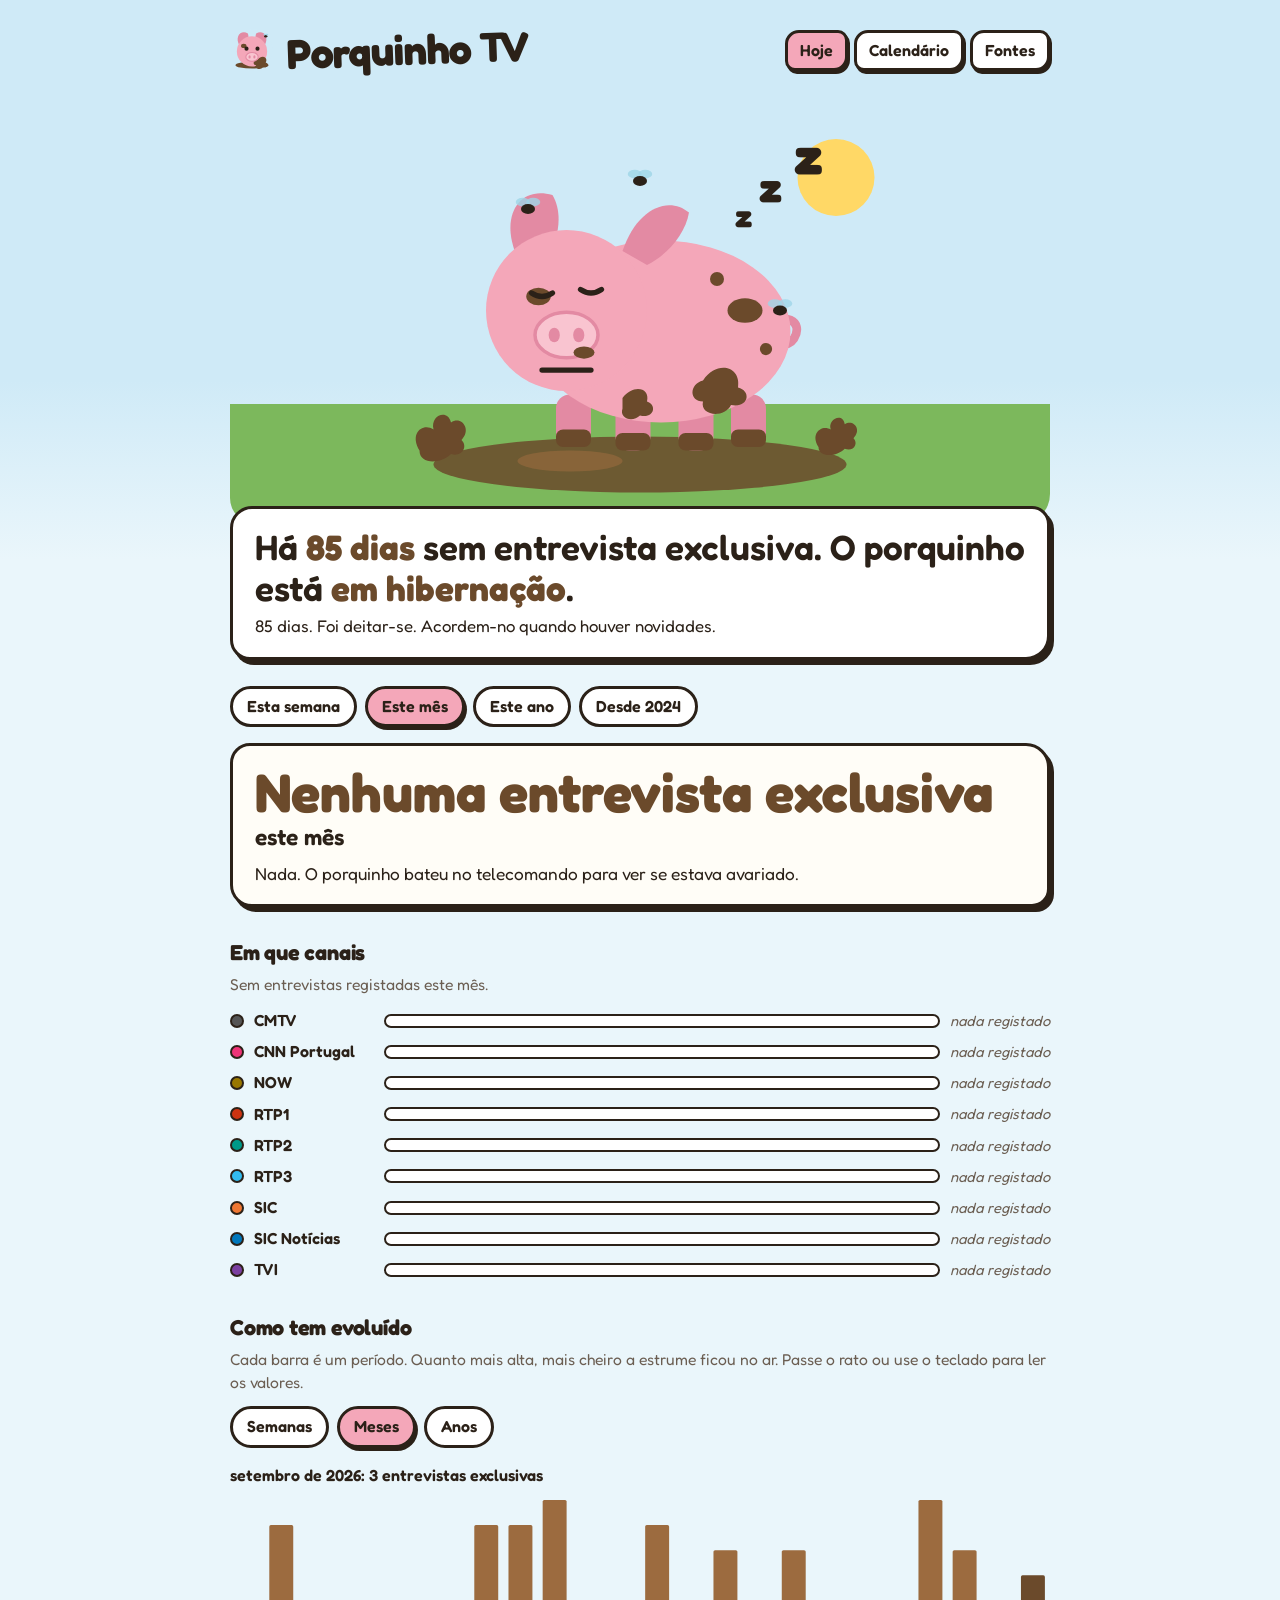
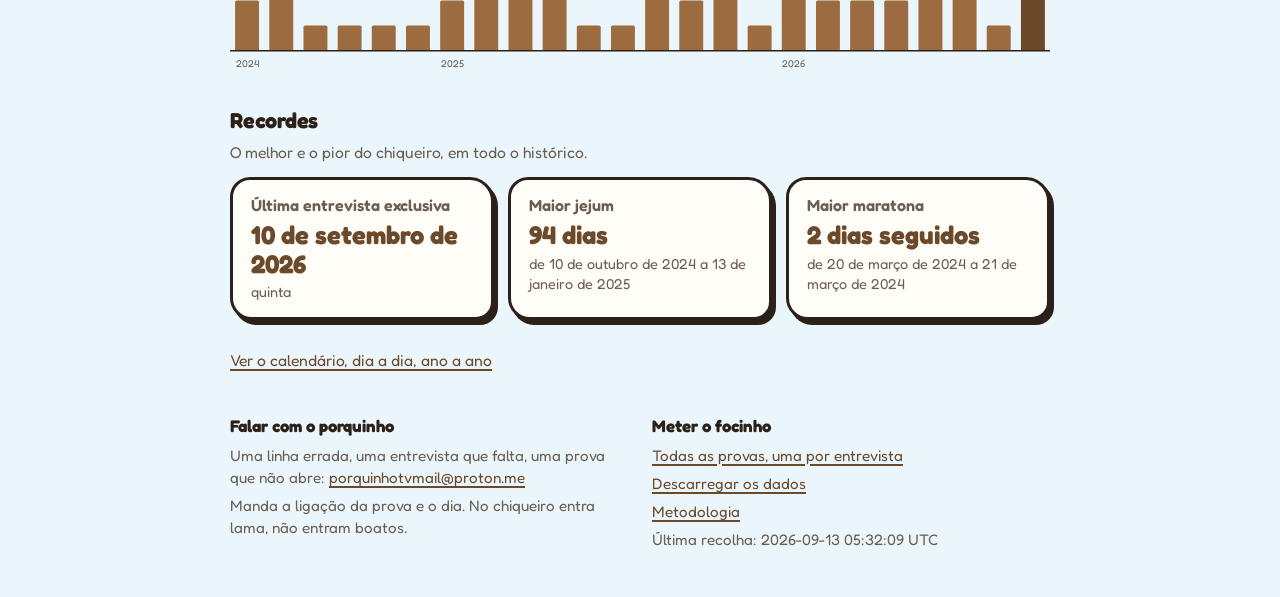
<file: docs/index.html>
<!doctype html>
<html lang="pt-PT">
<head>
<meta charset="utf-8">
<meta name="viewport" content="width=device-width, initial-scale=1">
<!-- seo:head -->
<title>Entrevistas de André Ventura na televisão | Porquinho TV</title>
<meta name="description" content="Quantas entrevistas exclusivas deu André Ventura, líder do Chega, na televisão portuguesa. Contagem por canal, por mês e por ano, com prova pública em cada linha.">
<link rel="canonical" href="https://porquinhotv.github.io/">
<meta property="og:type" content="website">
<meta property="og:site_name" content="Porquinho TV">
<meta property="og:locale" content="pt_PT">
<meta property="og:title" content="Entrevistas de André Ventura na televisão | Porquinho TV">
<meta property="og:description" content="Quantas entrevistas exclusivas deu André Ventura, líder do Chega, na televisão portuguesa. Contagem por canal, por mês e por ano, com prova pública em cada linha.">
<meta property="og:url" content="https://porquinhotv.github.io/">
<meta property="og:image" content="https://porquinhotv.github.io/cartao.png">
<meta name="twitter:card" content="summary_large_image">
<meta name="twitter:title" content="Entrevistas de André Ventura na televisão | Porquinho TV">
<meta name="twitter:description" content="Quantas entrevistas exclusivas deu André Ventura, líder do Chega, na televisão portuguesa. Contagem por canal, por mês e por ano, com prova pública em cada linha.">
<meta name="twitter:image" content="https://porquinhotv.github.io/cartao.png">
<link rel="alternate" type="application/json" title="Dados em JSON" href="dados/entrevistas.json">
<script type="application/ld+json">{"@context":"https://schema.org","@graph":[{"@type":"WebSite","description":"Quantas entrevistas exclusivas deu André Ventura, líder do Chega, na televisão portuguesa. Contagem por canal, por mês e por ano, com prova pública em cada linha.","inLanguage":"pt-PT","name":"Porquinho TV","url":"https://porquinhotv.github.io/"},{"@type":"Dataset","about":{"@type":"Person","name":"André Ventura","sameAs":["https://www.wikidata.org/wiki/Q69935603","https://en.wikipedia.org/wiki/Andr%C3%A9_Ventura"]},"creativeWorkStatus":"Published","dateModified":"2026-09-13","description":"Contagem verificável das entrevistas exclusivas de André Ventura nos canais de televisão portugueses, desde o início de 2024. 67 entrevistas, cada uma com a ligação para a página do canal ou para a notícia que a prova.","distribution":{"@type":"DataDownload","contentUrl":"https://porquinhotv.github.io/dados/entrevistas.json","encodingFormat":"application/json"},"inLanguage":"pt-PT","isAccessibleForFree":true,"keywords":["André Ventura","Ventura","Chega","entrevista","entrevistas","entrevista exclusiva","televisão","televisão portuguesa","TV","RTP","SIC","TVI","CNN Portugal","CMTV","NOW","política portuguesa","tempo de antena","media"],"name":"Entrevistas exclusivas de André Ventura na televisão portuguesa","temporalCoverage":"2024-01-01/2026-09-10","url":"https://porquinhotv.github.io/","variableMeasured":"entrevistas exclusivas"}]}</script>
<!-- /seo:head -->
<meta name="robots" content="index, follow">
<link rel="icon" href="favicon.svg" type="image/svg+xml">
<link rel="stylesheet" href="estilo.css">
<script defer src="https://cloud.umami.is/script.js" data-website-id="f45a246b-61d5-4d3f-a74b-c66ec8e9364e"></script>
</head>
<body>

<header class="topo">
  <a class="marca" href="index.html" aria-label="Porquinho TV, início">
    <img src="favicon.svg" alt="" width="44" height="44">
    <h1>Porquinho TV</h1>
  </a>
  <nav class="menu" aria-label="Páginas">
    <a href="index.html" aria-current="page">Hoje</a>
    <a href="calendario.html">Calendário</a>
    <a href="fontes.html">Fontes</a>
  </nav>
</header>

<section class="palco" aria-label="Estado do porquinho">
  <div class="chiqueiro">
    <svg class="porco" id="porco" data-mood="sem-dados" viewBox="0 0 320 240" xmlns="http://www.w3.org/2000/svg" role="img" tabindex="0" aria-labelledby="porco-titulo">
      <title id="porco-titulo">Porquinho, mascote do site. O humor muda com os dias sem entrevista.</title>
      <circle cx="272" cy="42" r="22" fill="#FFD866"/>
      <g class="nuvem">
        <ellipse cx="160" cy="40" rx="42" ry="16" fill="#B8C3CC"/>
        <circle cx="140" cy="34" r="16" fill="#B8C3CC"/>
        <circle cx="168" cy="28" r="20" fill="#B8C3CC"/>
        <g fill="#7FA9C7">
          <rect class="gota" x="140" y="56" width="4" height="9" rx="2"/>
          <rect class="gota" x="160" y="56" width="4" height="9" rx="2"/>
          <rect class="gota" x="180" y="56" width="4" height="9" rx="2"/>
        </g>
      </g>
      <g class="zzz" fill="#2B2118" font-weight="700">
        <text x="214" y="70" font-size="18">z</text>
        <text x="228" y="56" font-size="24">z</text>
        <text x="248" y="40" font-size="30">z</text>
      </g>
      <ellipse cx="160" cy="206" rx="118" ry="16" fill="#6B4A2B" opacity="0.85"/>
      <ellipse cx="120" cy="204" rx="30" ry="6" fill="#9C6B3F" opacity="0.6"/>
      <g fill="#6B4A2B">
        <path d="M34 198 c-6 -10 2 -16 8 -12 c-2 -8 8 -12 10 -4 c6 -4 12 4 6 10 c4 4 0 10 -6 8 c-6 6 -18 6 -18 -2 z"/>
        <path d="M262 196 c-5 -8 2 -13 7 -10 c-2 -6 7 -10 8 -3 c5 -3 10 3 5 8 c3 3 0 8 -5 6 c-5 5 -15 5 -15 -1 z"/>
      </g>
      <g class="corpo-todo">
        <path class="rabo" d="M232 128 c10 -10 22 -4 16 6 c-4 6 -12 4 -10 -2" fill="none" stroke="#E38AA3" stroke-width="5" stroke-linecap="round"/>
        <g fill="#E38AA3">
          <rect x="112" y="166" width="20" height="30" rx="8"/>
          <rect x="146" y="170" width="20" height="28" rx="8"/>
          <rect x="182" y="170" width="20" height="28" rx="8"/>
          <rect x="212" y="166" width="20" height="30" rx="8"/>
        </g>
        <g fill="#6B4A2B">
          <rect x="112" y="186" width="20" height="10" rx="4"/>
          <rect x="146" y="188" width="20" height="10" rx="4"/>
          <rect x="182" y="188" width="20" height="10" rx="4"/>
          <rect x="212" y="186" width="20" height="10" rx="4"/>
        </g>
        <ellipse cx="172" cy="130" rx="74" ry="52" fill="#F4A7B9"/>
        <g fill="#6B4A2B">
          <path d="M196 158 c8 -12 22 -8 20 4 c8 2 6 12 -4 10 c-4 8 -18 6 -16 -2 c-8 0 -8 -10 0 -12 z"/>
          <ellipse cx="220" cy="118" rx="10" ry="7"/>
          <circle cx="204" cy="100" r="4"/>
          <circle cx="232" cy="140" r="3.5"/>
          <path d="M150 168 c6 -8 16 -6 14 2 c6 2 4 10 -4 8 c-4 4 -12 2 -10 -4 z"/>
        </g>
        <path class="orelha-esq" d="M92 92 c-14 -26 -2 -46 18 -40 c6 10 4 26 -4 36 z" fill="#E38AA3"/>
        <path class="orelha-dir" d="M150 84 c8 -24 26 -32 38 -22 c-2 12 -12 24 -24 30 z" fill="#E38AA3"/>
        <circle cx="118" cy="118" r="46" fill="#F4A7B9"/>
        <ellipse cx="102" cy="110" rx="7" ry="5" fill="#6B4A2B"/>
        <g class="olho-aberto">
          <circle cx="104" cy="106" r="5.5" fill="#2B2118"/>
          <circle cx="132" cy="104" r="5.5" fill="#2B2118"/>
          <circle cx="106" cy="104" r="1.8" fill="#FFFFFF"/>
          <circle cx="134" cy="102" r="1.8" fill="#FFFFFF"/>
        </g>
        <g class="olho-fechado" stroke="#2B2118" stroke-width="3" stroke-linecap="round" fill="none">
          <path d="M98 108 q6 4 12 0"/>
          <path d="M126 106 q6 4 12 0"/>
        </g>
        <path class="lagrima" d="M132 112 c0 6 -4 8 -4 12 c0 3 8 3 8 0 c0 -4 -4 -6 -4 -12 z" fill="#7FA9C7"/>
        <ellipse cx="118" cy="132" rx="18" ry="13" fill="#F9C4D0" stroke="#E38AA3" stroke-width="2"/>
        <ellipse cx="111" cy="132" rx="3.2" ry="4.2" fill="#E38AA3"/>
        <ellipse cx="125" cy="132" rx="3.2" ry="4.2" fill="#E38AA3"/>
        <ellipse cx="128" cy="142" rx="6" ry="3.5" fill="#6B4A2B"/>
        <path class="boca-grande" d="M96 148 q22 20 44 0" fill="#2B2118"/>
        <path class="boca-sorriso" d="M100 150 q18 10 36 0" fill="none" stroke="#2B2118" stroke-width="3" stroke-linecap="round"/>
        <path class="boca-neutra" d="M104 152 h28" fill="none" stroke="#2B2118" stroke-width="3" stroke-linecap="round"/>
        <path class="boca-triste" d="M102 156 q16 -10 32 0" fill="none" stroke="#2B2118" stroke-width="3" stroke-linecap="round"/>
      </g>
      <g id="moscas">
        <g class="fly-orbit"><g class="fly" transform="translate(160 44)">
          <ellipse class="asa" cx="-3" cy="-4" rx="4" ry="2.5" fill="#9FD6E8" opacity="0.8"/>
          <ellipse class="asa" cx="3" cy="-4" rx="4" ry="2.5" fill="#9FD6E8" opacity="0.8"/>
          <ellipse cx="0" cy="0" rx="4" ry="2.8" fill="#2B2118"/>
        </g></g>
        <g class="fly-orbit"><g class="fly" transform="translate(240 118)">
          <ellipse class="asa" cx="-3" cy="-4" rx="4" ry="2.5" fill="#9FD6E8" opacity="0.8"/>
          <ellipse class="asa" cx="3" cy="-4" rx="4" ry="2.5" fill="#9FD6E8" opacity="0.8"/>
          <ellipse cx="0" cy="0" rx="4" ry="2.8" fill="#2B2118"/>
        </g></g>
        <g class="fly-orbit"><g class="fly" transform="translate(96 60)">
          <ellipse class="asa" cx="-3" cy="-4" rx="4" ry="2.5" fill="#9FD6E8" opacity="0.8"/>
          <ellipse class="asa" cx="3" cy="-4" rx="4" ry="2.5" fill="#9FD6E8" opacity="0.8"/>
          <ellipse cx="0" cy="0" rx="4" ry="2.8" fill="#2B2118"/>
        </g></g>
      </g>
    </svg>
  </div>
  <div class="estado" aria-live="polite">
    <p class="dias" id="dias">A carregar.</p>
    <p class="frase" id="frase"></p>
  </div>
</section>

<main id="painel" aria-live="polite">
<!-- seo:corpo -->
<section class="cartao">
<h2>67 entrevistas exclusivas de André Ventura na televisão portuguesa, desde o início de 2024.</h2>
<p>Quantas entrevistas exclusivas deu André Ventura na televisão portuguesa? Esta é a contagem, canal a canal, com uma prova pública por entrevista.</p>
<h3>Por canal</h3>
<ul>
<li>CNN Portugal: 17</li>
<li>CMTV: 12</li>
<li>SIC Notícias: 10</li>
<li>NOW: 9</li>
<li>RTP3: 7</li>
<li>TVI: 6</li>
<li>SIC: 4</li>
<li>RTP1: 2</li>
</ul>
<h3>Por ano</h3>
<ul>
<li>2024: 11</li>
<li>2025: 32</li>
<li>2026: 24</li>
</ul>
<p>Última entrevista: 2026-09-10, NOW.</p>
<p>Total: 67. <a href="fontes.html">Ver todas as entrevistas e as provas</a>. <a href="metodologia.html">Como isto é contado</a>.</p>
</section>
<!-- /seo:corpo -->
</main>

<footer class="rodape">
  <div>
    <h2>Falar com o porquinho</h2>
    <p>Uma linha errada, uma entrevista que falta, uma prova que não abre: <a href="mailto:porquinhotvmail@proton.me?subject=Porquinho%20TV">porquinhotvmail@proton.me</a></p>
    <p>Manda a ligação da prova e o dia. No chiqueiro entra lama, não entram boatos.</p>
  </div>
  <div>
    <h2>Meter o focinho</h2>
    <p><a href="fontes.html">Todas as provas, uma por entrevista</a></p>
    <p><a href="dados/entrevistas.json" download>Descarregar os dados</a></p>
    <p><a href="metodologia.html">Metodologia</a></p>
    <p id="gerado"></p>
  </div>
</footer>

<script src="logica.js"></script>
<script src="comum.js"></script>
<script src="app.js"></script>
</body>
</html>
</file>
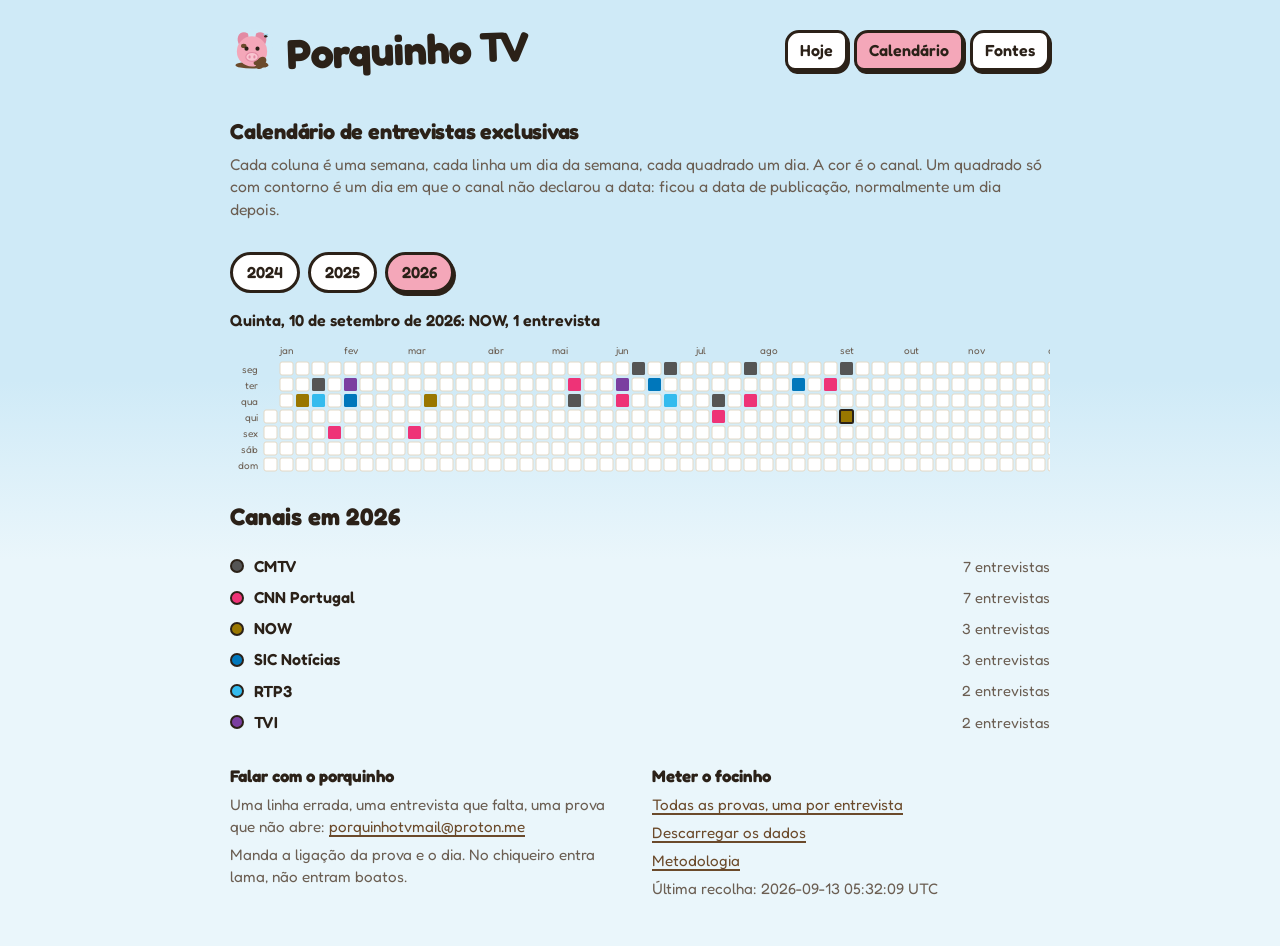
<file: docs/calendario.html>
<!doctype html>
<html lang="pt-PT">
<head>
<meta charset="utf-8">
<meta name="viewport" content="width=device-width, initial-scale=1">
<!-- seo:head -->
<title>Calendário das entrevistas de André Ventura | Porquinho TV</title>
<meta name="description" content="Dia a dia das entrevistas exclusivas de André Ventura na televisão portuguesa, canal a canal, desde 2024.">
<link rel="canonical" href="https://porquinhotv.github.io/calendario.html">
<meta property="og:type" content="website">
<meta property="og:site_name" content="Porquinho TV">
<meta property="og:locale" content="pt_PT">
<meta property="og:title" content="Calendário das entrevistas de André Ventura | Porquinho TV">
<meta property="og:description" content="Dia a dia das entrevistas exclusivas de André Ventura na televisão portuguesa, canal a canal, desde 2024.">
<meta property="og:url" content="https://porquinhotv.github.io/calendario.html">
<meta property="og:image" content="https://porquinhotv.github.io/cartao.png">
<meta name="twitter:card" content="summary_large_image">
<meta name="twitter:title" content="Calendário das entrevistas de André Ventura | Porquinho TV">
<meta name="twitter:description" content="Dia a dia das entrevistas exclusivas de André Ventura na televisão portuguesa, canal a canal, desde 2024.">
<meta name="twitter:image" content="https://porquinhotv.github.io/cartao.png">
<link rel="alternate" type="application/json" title="Dados em JSON" href="dados/entrevistas.json">
<script type="application/ld+json">{"@context":"https://schema.org","@graph":[{"@type":"WebPage","description":"Dia a dia das entrevistas exclusivas de André Ventura na televisão portuguesa, canal a canal, desde 2024.","inLanguage":"pt-PT","isPartOf":{"@type":"WebSite","name":"Porquinho TV","url":"https://porquinhotv.github.io/"},"name":"Calendário das entrevistas de André Ventura | Porquinho TV","url":"https://porquinhotv.github.io/calendario.html"}]}</script>
<!-- /seo:head -->
<meta name="robots" content="index, follow">
<link rel="icon" href="favicon.svg" type="image/svg+xml">
<link rel="stylesheet" href="estilo.css">
<script defer src="https://cloud.umami.is/script.js" data-website-id="f45a246b-61d5-4d3f-a74b-c66ec8e9364e"></script>
</head>
<body>
<header class="topo">
  <a class="marca" href="index.html" aria-label="Porquinho TV, início">
    <img src="favicon.svg" alt="" width="44" height="44">
    <h1>Porquinho TV</h1>
  </a>
  <nav class="menu" aria-label="Páginas">
    <a href="index.html">Hoje</a>
    <a href="calendario.html" aria-current="page">Calendário</a>
    <a href="fontes.html">Fontes</a>
  </nav>
</header>
<main id="painel">
  <section>
    <h2>Calendário de entrevistas exclusivas</h2>
    <p class="legenda-secao">Cada coluna é uma semana, cada linha um dia da semana, cada quadrado um dia. A cor é o canal. Um quadrado só com contorno é um dia em que o canal não declarou a data: ficou a data de publicação, normalmente um dia depois.</p>
  </section>
  <div id="conteudo">
<!-- seo:corpo -->
<section class="cartao">
<h2>Calendário das entrevistas de André Ventura</h2>
<p>67 entrevistas exclusivas de André Ventura na televisão portuguesa, desde o início de 2024. O calendário dia a dia precisa de JavaScript; a lista completa, com as provas, está na <a href="fontes.html">página de Fontes</a>.</p>
<ul>
<li>2024-02: 2</li>
<li>2024-03: 5</li>
<li>2024-05: 1</li>
<li>2024-07: 1</li>
<li>2024-08: 1</li>
<li>2024-10: 1</li>
<li>2025-01: 2</li>
<li>2025-03: 5</li>
<li>2025-04: 5</li>
<li>2025-05: 6</li>
<li>2025-06: 1</li>
<li>2025-07: 1</li>
<li>2025-08: 5</li>
<li>2025-10: 2</li>
<li>2025-11: 4</li>
<li>2025-12: 1</li>
<li>2026-01: 4</li>
<li>2026-02: 2</li>
<li>2026-03: 2</li>
<li>2026-05: 2</li>
<li>2026-06: 6</li>
<li>2026-07: 4</li>
<li>2026-08: 1</li>
<li>2026-09: 3</li>
</ul>
</section>
<!-- /seo:corpo -->
</div>
</main>
<footer class="rodape">
  <div>
    <h2>Falar com o porquinho</h2>
    <p>Uma linha errada, uma entrevista que falta, uma prova que não abre: <a href="mailto:porquinhotvmail@proton.me?subject=Porquinho%20TV">porquinhotvmail@proton.me</a></p>
    <p>Manda a ligação da prova e o dia. No chiqueiro entra lama, não entram boatos.</p>
  </div>
  <div>
    <h2>Meter o focinho</h2>
    <p><a href="fontes.html">Todas as provas, uma por entrevista</a></p>
    <p><a href="dados/entrevistas.json" download>Descarregar os dados</a></p>
    <p><a href="metodologia.html">Metodologia</a></p>
    <p id="gerado"></p>
  </div>
</footer>
<script src="logica.js"></script>
<script src="comum.js"></script>
<script src="calendario.js"></script>
</body>
</html>
</file>
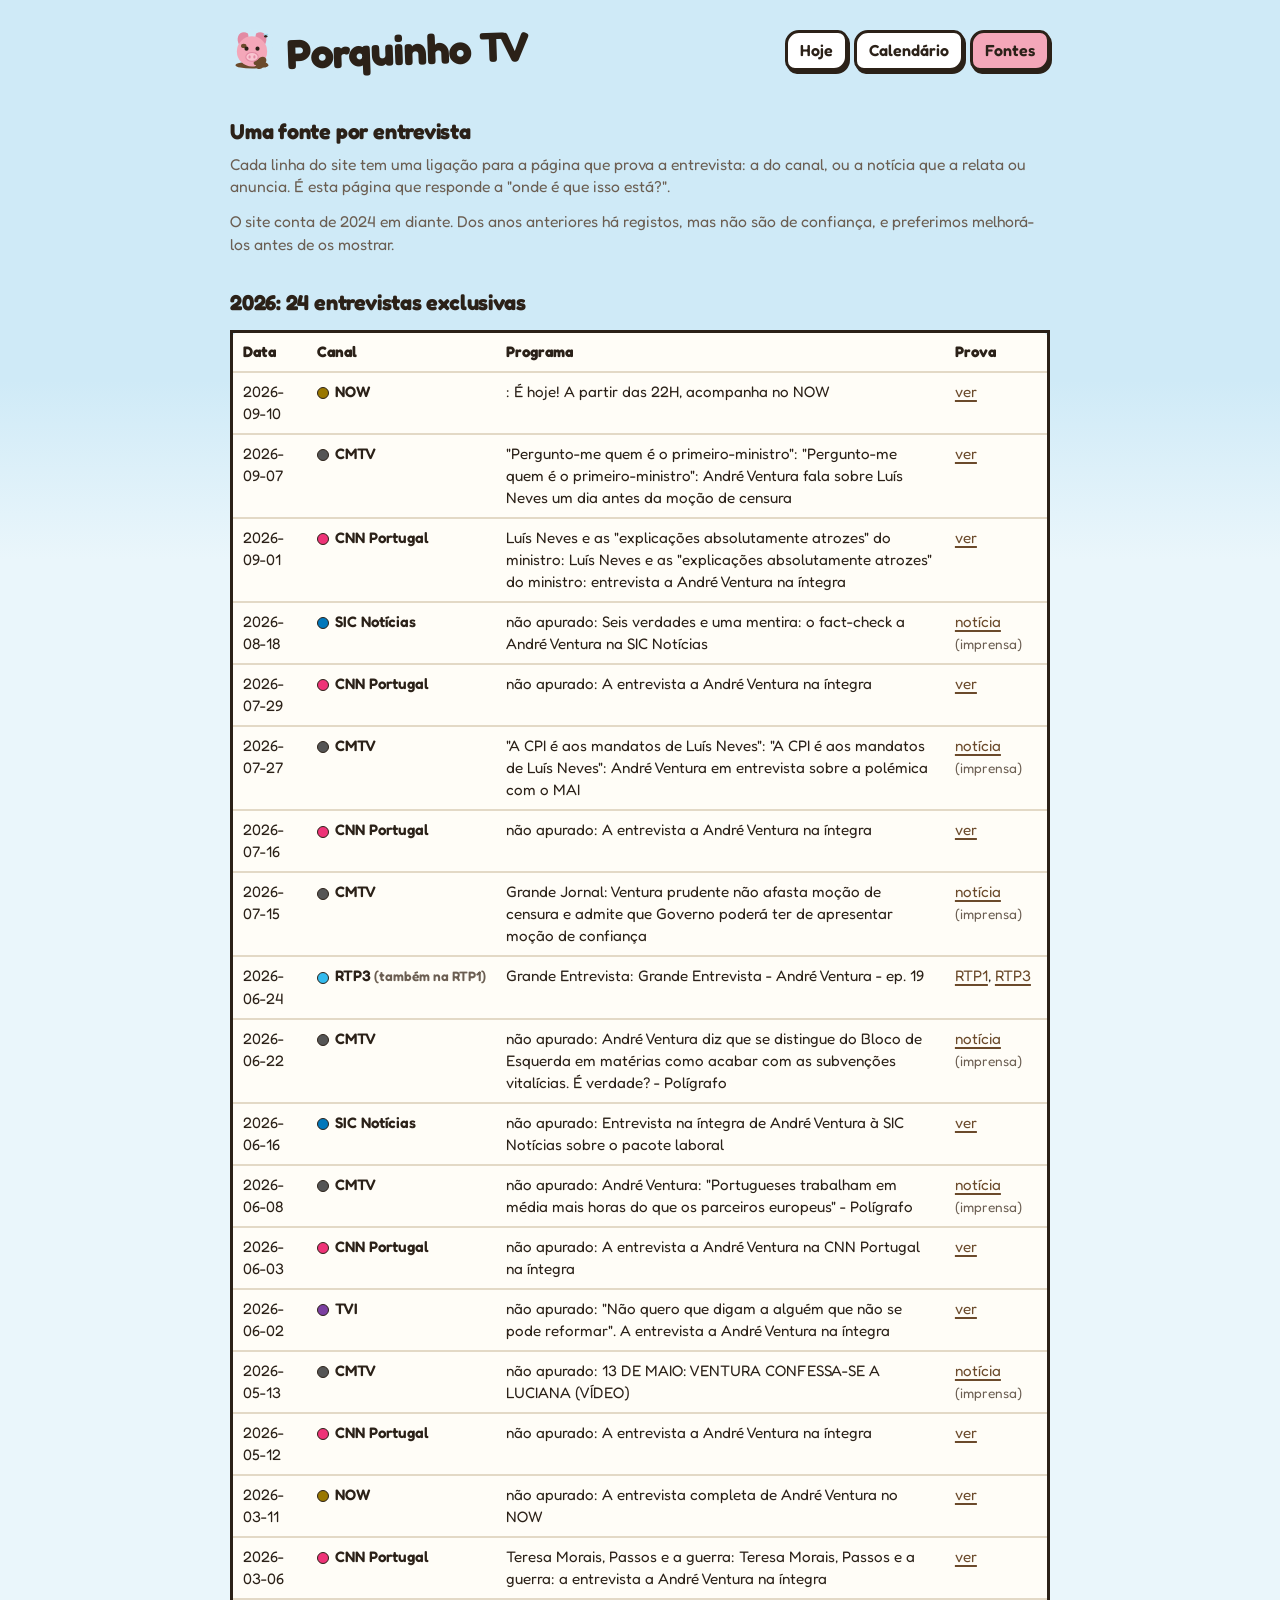
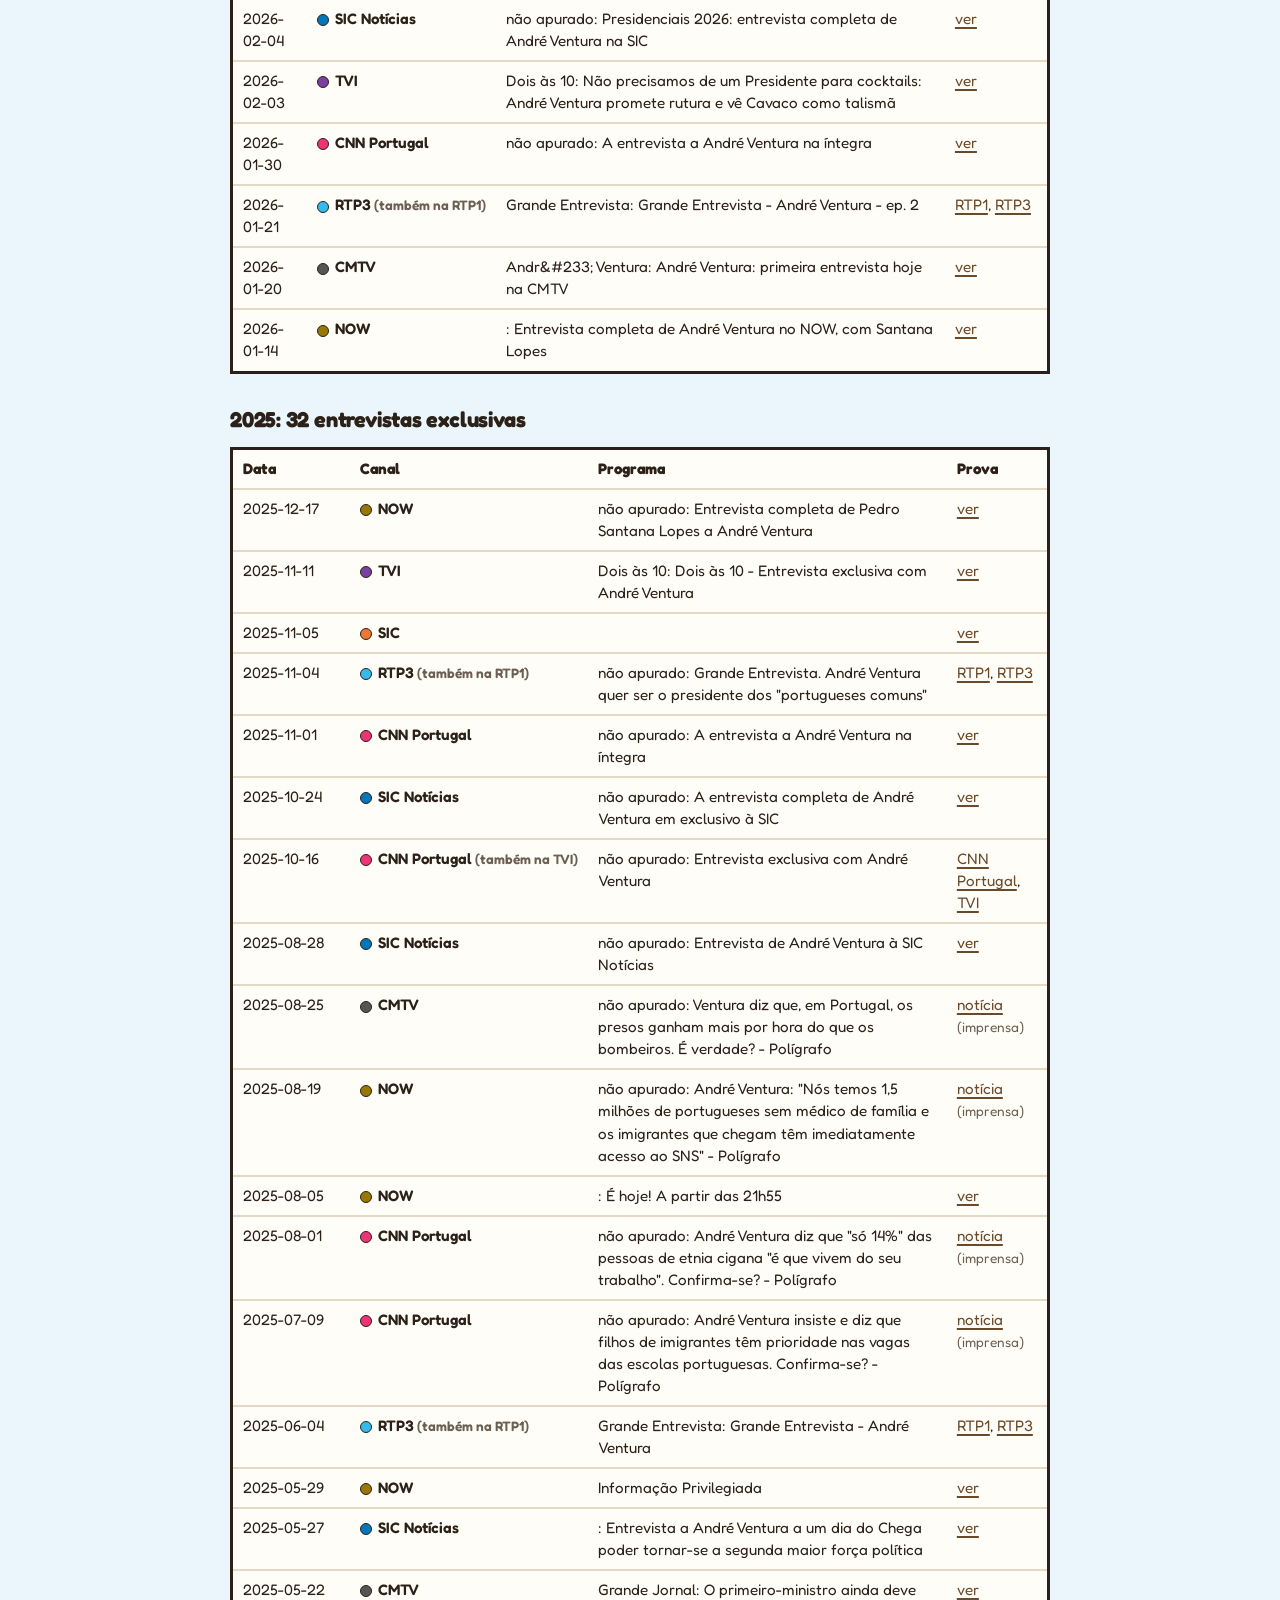
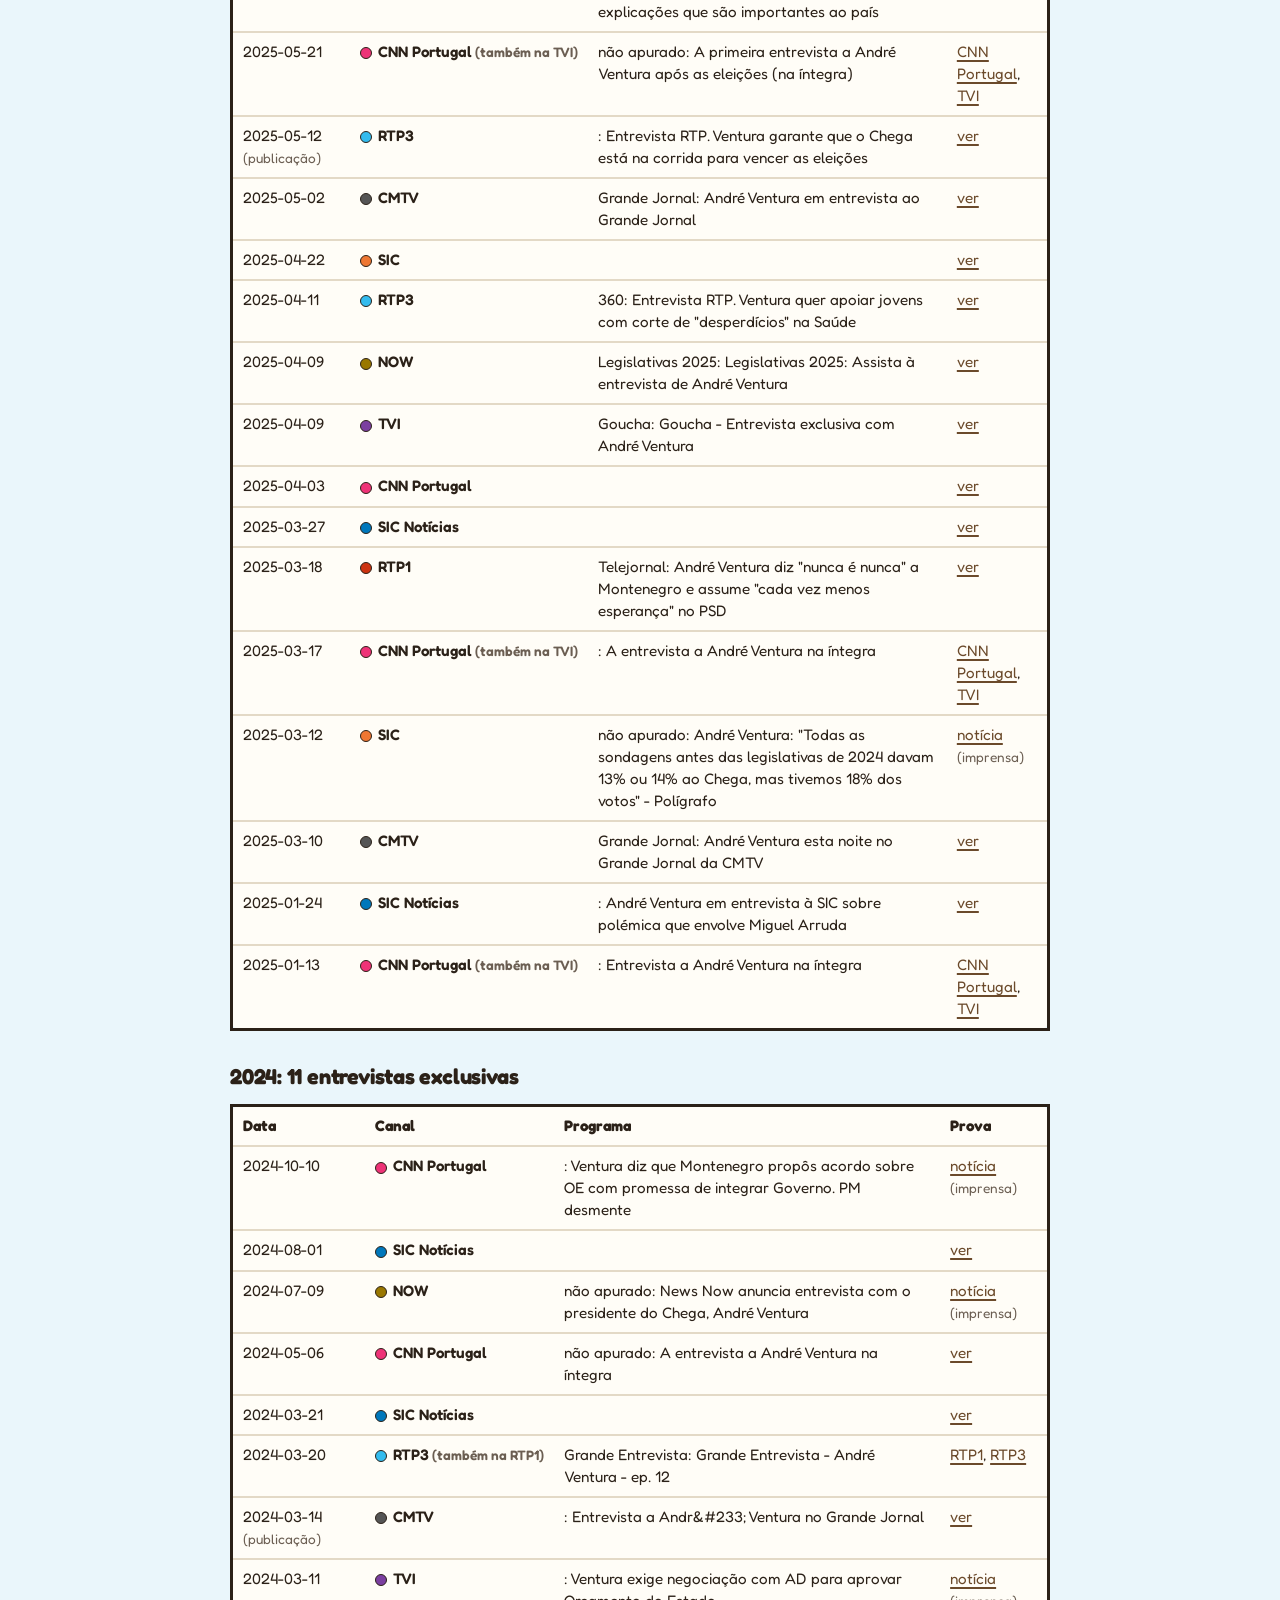
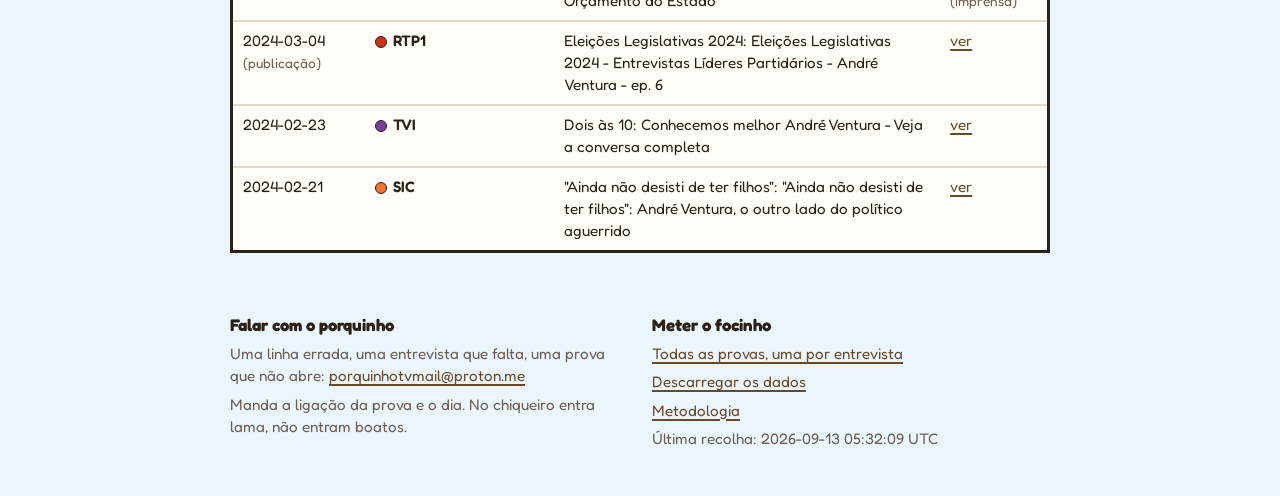
<file: docs/fontes.html>
<!doctype html>
<html lang="pt-PT">
<head>
<meta charset="utf-8">
<meta name="viewport" content="width=device-width, initial-scale=1">
<!-- seo:head -->
<title>Todas as entrevistas de André Ventura, com prova | Porquinho TV</title>
<meta name="description" content="A lista completa das entrevistas exclusivas de André Ventura na televisão portuguesa, cada uma com a ligação para a página do canal ou para a notícia que a prova.">
<link rel="canonical" href="https://porquinhotv.github.io/fontes.html">
<meta property="og:type" content="website">
<meta property="og:site_name" content="Porquinho TV">
<meta property="og:locale" content="pt_PT">
<meta property="og:title" content="Todas as entrevistas de André Ventura, com prova | Porquinho TV">
<meta property="og:description" content="A lista completa das entrevistas exclusivas de André Ventura na televisão portuguesa, cada uma com a ligação para a página do canal ou para a notícia que a prova.">
<meta property="og:url" content="https://porquinhotv.github.io/fontes.html">
<meta property="og:image" content="https://porquinhotv.github.io/cartao.png">
<meta name="twitter:card" content="summary_large_image">
<meta name="twitter:title" content="Todas as entrevistas de André Ventura, com prova | Porquinho TV">
<meta name="twitter:description" content="A lista completa das entrevistas exclusivas de André Ventura na televisão portuguesa, cada uma com a ligação para a página do canal ou para a notícia que a prova.">
<meta name="twitter:image" content="https://porquinhotv.github.io/cartao.png">
<link rel="alternate" type="application/json" title="Dados em JSON" href="dados/entrevistas.json">
<script type="application/ld+json">{"@context":"https://schema.org","@graph":[{"@type":"WebPage","description":"A lista completa das entrevistas exclusivas de André Ventura na televisão portuguesa, cada uma com a ligação para a página do canal ou para a notícia que a prova.","inLanguage":"pt-PT","isPartOf":{"@type":"WebSite","name":"Porquinho TV","url":"https://porquinhotv.github.io/"},"name":"Todas as entrevistas de André Ventura, com prova | Porquinho TV","url":"https://porquinhotv.github.io/fontes.html"},{"@type":"ItemList","itemListElement":[{"@type":"ListItem","name":"NOW, 2026-09-10","position":1,"url":"https://x.com/AndreCVentura/status/2098139451541139464"},{"@type":"ListItem","name":"CMTV, 2026-09-07","position":2,"url":"https://www.cmjornal.pt/cmtv/videos/detalhe/pergunto-me-quem-e-o-primeiro-ministro-andre-ventura-fala-sobre-luis-neves-um-dia-antes-da-mocao-de-censura"},{"@type":"ListItem","name":"CNN Portugal, 2026-09-01","position":3,"url":"https://cnnportugal.iol.pt/videos/luis-neves-e-as-explicacoes-absolutamente-atrozes-do-ministro-entrevista-a-andre-ventura-na-integra/6a974b020cf2f6a1a1e760b7"},{"@type":"ListItem","name":"SIC Notícias, 2026-08-18","position":4,"url":"https://poligrafo.sapo.pt/politica/seis-verdades-e-uma-mentira-o-fact-check-a-andre-ventura-na-sic-noticias/"},{"@type":"ListItem","name":"CNN Portugal, 2026-07-29","position":5,"url":"https://cnnportugal.iol.pt/videos/a-entrevista-a-andre-ventura-na-integra/6a6a74e00cf2b42132dbc313"},{"@type":"ListItem","name":"CMTV, 2026-07-27","position":6,"url":"https://www.cmjornal.pt/politica/detalhe/20260727-203333-andre-ventura-em-entrevista-na-cmtv"},{"@type":"ListItem","name":"CNN Portugal, 2026-07-16","position":7,"url":"https://cnnportugal.iol.pt/videos/a-entrevista-a-andre-ventura-na-integra/6a5956770cf2f6a1a1e7102a"},{"@type":"ListItem","name":"CMTV, 2026-07-15","position":8,"url":"https://www.cmjornal.pt/politica/detalhe/andre-ventura-em-entrevista-na-cmtv"},{"@type":"ListItem","name":"RTP3, 2026-06-24","position":9,"url":"https://www.rtp.pt/play/p16214/e938491/grande-entrevista"},{"@type":"ListItem","name":"CMTV, 2026-06-22","position":10,"url":"https://poligrafo.sapo.pt/fact-check/andre-ventura-diz-que-se-distingue-do-bloco-de-esquerda-em-materias-como-acabar-com-as-subvencoes-vitalicias-e-verdade/"},{"@type":"ListItem","name":"SIC Notícias, 2026-06-16","position":11,"url":"https://sicnoticias.pt/pais/politica/2026-06-16-video-entrevista-na-integra-de-andre-ventura-a-sic-noticias-sobre-o-pacote-laboral-cc04bbc9"},{"@type":"ListItem","name":"CMTV, 2026-06-08","position":12,"url":"https://poligrafo.sapo.pt/fact-check/andre-ventura-portugueses-trabalham-em-media-mais-horas-do-que-os-parceiros-europeus/"},{"@type":"ListItem","name":"CNN Portugal, 2026-06-03","position":13,"url":"https://cnnportugal.iol.pt/videos/a-entrevista-a-andre-ventura-na-cnn-portugal-na-integra/6a1fd4390cf2d0ed34b86072"},{"@type":"ListItem","name":"TVI, 2026-06-02","position":14,"url":"https://tvi.iol.pt/noticias/video/nao-quero-que-digam-a-alguem-que-nao-se-pode-reformar-a-entrevista-a-andre-ventura-na-integra/6a1f39f10cf2d0ed34b86048"},{"@type":"ListItem","name":"CMTV, 2026-05-13","position":15,"url":"https://24horas.pt/noticia/13-de-maio-ventura-confessa-se-a-luciana-video"},{"@type":"ListItem","name":"CNN Portugal, 2026-05-12","position":16,"url":"https://cnnportugal.iol.pt/videos/a-entrevista-a-andre-ventura-na-integra/6a03acd40cf27f6588a6a772"},{"@type":"ListItem","name":"NOW, 2026-03-11","position":17,"url":"https://www.nowcanal.pt/ultimas/detalhe/a-entrevista-completa-de-andre-ventura-no-now"},{"@type":"ListItem","name":"CNN Portugal, 2026-03-06","position":18,"url":"https://cnnportugal.iol.pt/videos/teresa-morais-passos-e-a-guerra-a-entrevista-a-andre-ventura-na-integra/69aa18bf0cf27f6588a6351c"},{"@type":"ListItem","name":"SIC Notícias, 2026-02-04","position":19,"url":"https://sicnoticias.pt/especiais/eleicoes-presidenciais/2026/2026-02-04-video-presidenciais-2026-entrevista-completa-de-andre-ventura-na-sic-ca647d3e"},{"@type":"ListItem","name":"TVI, 2026-02-03","position":20,"url":"https://tviplayer.iol.pt/programa/dois-as-10/5fe219a40cf2cc9de7ef9590/video/6981f73a0cf202aedcd56c54"},{"@type":"ListItem","name":"CNN Portugal, 2026-01-30","position":21,"url":"https://cnnportugal.iol.pt/videos/a-entrevista-a-andre-ventura-na-integra/697d339c0cf22dd7c7f529a1"},{"@type":"ListItem","name":"RTP3, 2026-01-21","position":22,"url":"https://www.rtp.pt/play/p16214/e903851/grande-entrevista/1397371"},{"@type":"ListItem","name":"CMTV, 2026-01-20","position":23,"url":"https://www.cmjornal.pt/tv-media/detalhe/andre-ventura-primeira-entrevista-hoje-na-cmtv"},{"@type":"ListItem","name":"NOW, 2026-01-14","position":24,"url":"https://www.nowcanal.pt/ultimas/detalhe/entrevista-completa-de-andre-ventura-no-now-com-santana-lopes"},{"@type":"ListItem","name":"NOW, 2025-12-17","position":25,"url":"https://www.nowcanal.pt/programas/entrevistas-aos-candidatos-presidenciais/detalhe/entrevista-completa-de-pedro-santana-lopes-a-andre-ventura"},{"@type":"ListItem","name":"TVI, 2025-11-11","position":26,"url":"https://tviplayer.iol.pt/programa/dois-as-10/5fe219a40cf2cc9de7ef9590/video/69135c440cf229bd2f8d4401"},{"@type":"ListItem","name":"SIC, 2025-11-05","position":27,"url":"https://sic.pt/programas/julia/videos/2025-11-05-video-andre-ventura-e-as-noticias-falsas-do-chega-nao-me-venha-com-essa-historia-332b26a2"},{"@type":"ListItem","name":"RTP3, 2025-11-04","position":28,"url":"https://www.rtp.pt/noticias/politica/grande-entrevista-andre-ventura-quer-ser-o-presidente-dos-portugueses-comuns_n1696020"},{"@type":"ListItem","name":"CNN Portugal, 2025-11-01","position":29,"url":"https://cnnportugal.iol.pt/videos/a-entrevista-a-andre-ventura-na-integra/690690050cf2c7eb24443f42"},{"@type":"ListItem","name":"SIC Notícias, 2025-10-24","position":30,"url":"https://sicnoticias.pt/especiais/eleicoes-presidenciais/2025-10-24-video-a-entrevista-completa-de-andre-ventura-em-exclusivo-a-sic-e42d4a95"},{"@type":"ListItem","name":"CNN Portugal, 2025-10-16","position":31,"url":"https://cnnportugal.iol.pt/videos/entrevista-exclusiva-com-andre-ventura/68f164740cf285ab53a6139f"},{"@type":"ListItem","name":"SIC Notícias, 2025-08-28","position":32,"url":"https://sicnoticias.pt/pais/2025-08-28-video-entrevista-de-andre-ventura-a-sic-noticias-61d623ea"},{"@type":"ListItem","name":"CMTV, 2025-08-25","position":33,"url":"https://poligrafo.sapo.pt/fact-check/ventura-diz-que-em-portugal-os-presos-ganham-mais-por-hora-do-que-os-bombeiros-e-verdade/"},{"@type":"ListItem","name":"NOW, 2025-08-19","position":34,"url":"https://poligrafo.sapo.pt/fact-check/andre-ventura-nos-temos-15-milhoes-de-portugueses-sem-medico-de-familia-e-os-imigrantes-que-chegam-tem-imediatamente-acesso-ao-sns/"},{"@type":"ListItem","name":"NOW, 2025-08-05","position":35,"url":"https://www.instagram.com/p/DM-_nmPJJcI/"},{"@type":"ListItem","name":"CNN Portugal, 2025-08-01","position":36,"url":"https://poligrafo.sapo.pt/fact-check/andre-ventura-2/"},{"@type":"ListItem","name":"CNN Portugal, 2025-07-09","position":37,"url":"https://poligrafo.sapo.pt/fact-check/andre-ventura/"},{"@type":"ListItem","name":"RTP3, 2025-06-04","position":38,"url":"https://www.rtp.pt/play/p14350/e855325/grande-entrevista"},{"@type":"ListItem","name":"NOW, 2025-05-29","position":39,"url":"https://www.facebook.com/nowcanal/videos/1027890302863284/"},{"@type":"ListItem","name":"SIC Notícias, 2025-05-27","position":40,"url":"https://sicnoticias.pt/especiais/eleicoes-legislativas/2025-05-27-video-entrevista-a-andre-ventura-a-um-dia-do-chega-poder-tornar-se-a-segunda-maior-forca-politica-2c883e67"},{"@type":"ListItem","name":"CMTV, 2025-05-22","position":41,"url":"https://www.cmjornal.pt/politica/detalhe/20250522-202945-andre-ventura-em-entrevista-no-grande-jornal"},{"@type":"ListItem","name":"CNN Portugal, 2025-05-21","position":42,"url":"https://cnnportugal.iol.pt/videos/a-primeira-entrevista-a-andre-ventura-apos-as-eleicoes-na-integra/682e49960cf28cf88768061e"},{"@type":"ListItem","name":"RTP3, 2025-05-12","position":43,"url":"https://www.rtp.pt/noticias/politica/entrevista-rtp-ventura-garante-que-o-chega-esta-na-corrida-para-vencer-as-eleicoes_v1654290"},{"@type":"ListItem","name":"CMTV, 2025-05-02","position":44,"url":"https://www.cmjornal.pt/politica/detalhe/andre-ventura-em-entrevista-ao-grande-jornal"},{"@type":"ListItem","name":"SIC, 2025-04-22","position":45,"url":"https://sic.pt/programas/julia/videos/2025-04-22-video-andre-ventura-tem-a-fe-como-pilar-mas-uma-paixao-falou-mais-alto-foi-doloroso-a669d0ce"},{"@type":"ListItem","name":"RTP3, 2025-04-11","position":46,"url":"https://www.rtp.pt/noticias/pais/entrevista-rtp-ventura-quer-apoiar-jovens-com-corte-de-desperdicios-na-saude_v1647537"},{"@type":"ListItem","name":"TVI, 2025-04-09","position":47,"url":"https://tvi.iol.pt/videos/goucha-entrevista-exclusiva-com-andre-ventura/67f684a50cf216cd3ad34a05"},{"@type":"ListItem","name":"NOW, 2025-04-09","position":48,"url":"https://www.nowcanal.pt/ultimas/detalhe/legislativas-2025-assista-a-entrevista-de-andre-ventura"},{"@type":"ListItem","name":"CNN Portugal, 2025-04-03","position":49,"url":"https://www.instagram.com/p/DH_pniUtT4Q/"},{"@type":"ListItem","name":"SIC Notícias, 2025-03-27","position":50,"url":"https://sicnoticias.pt/pais/2025-03-27-video-era-o-que-faltava-andre-ventura-recusa-se-a-tirar-cartazes-polemicos-e-rejeita-acordo-com-luis-montenegro-26924ff4"},{"@type":"ListItem","name":"RTP1, 2025-03-18","position":51,"url":"https://www.rtp.pt/noticias/politica/andre-ventura-diz-nunca-e-nunca-a-montenegro-e-assume-cada-vez-menos-esperanca-no-psd_n1641739"},{"@type":"ListItem","name":"CNN Portugal, 2025-03-17","position":52,"url":"https://cnnportugal.iol.pt/videos/a-entrevista-a-andre-ventura-na-integra/67d8a54e0cf20ac1d5f2f1cc"},{"@type":"ListItem","name":"SIC, 2025-03-12","position":53,"url":"https://poligrafo.sapo.pt/fact-check/andre-ventura-todas-as-sondagens-antes-das-legislativas-de-2024-davam-13-ou-14-ao-chega-mas-tivemos-18-dos-votos/"},{"@type":"ListItem","name":"CMTV, 2025-03-10","position":54,"url":"https://www.cmjornal.pt/tv-media/detalhe/andre-ventura-esta-noite-no-grande-jornal-da-cmtv"},{"@type":"ListItem","name":"SIC Notícias, 2025-01-24","position":55,"url":"https://sicnoticias.pt/pais/2025-01-24-andre-ventura-em-entrevista-a-sic-sobre-polemica-que-envolve-miguel-arruda-56229f76"},{"@type":"ListItem","name":"CNN Portugal, 2025-01-13","position":56,"url":"https://tviplayer.iol.pt/programa/jornal-da-cnn/619392fe0cf2cc58e7d362cc/video/67858b380cf23e044af76538"},{"@type":"ListItem","name":"CNN Portugal, 2024-10-10","position":57,"url":"https://www.dn.pt/ventura-diz-que-montenegro-propos-acordo-sobre-oe-com-promessa-de-integrar-governo-pm-desmente"},{"@type":"ListItem","name":"SIC Notícias, 2024-08-01","position":58,"url":"https://sicnoticias.pt/pais/2024-08-01-video-andre-ventura-sobre-o-caso-das-gemeas-o-presidente-da-republica-diz-que-responde-perante-o-povo-mas-onde--no-cafe--3dc94cca"},{"@type":"ListItem","name":"NOW, 2024-07-09","position":59,"url":"https://www.atelevisao.com/cabo/news-now-anuncia-entrevista-com-o-presidente-do-chega-andre-ventura/"},{"@type":"ListItem","name":"CNN Portugal, 2024-05-06","position":60,"url":"https://cnnportugal.iol.pt/videos/a-entrevista-a-andre-ventura-na-integra/663957160cf2a41c2ed4db99"},{"@type":"ListItem","name":"SIC Notícias, 2024-03-21","position":61,"url":"https://sicnoticias.pt/video/2024-03-21-Quero-ser-primeiro-ministro-o-objetivo-de-Andre-Ventura-que-no-presente-nao-aceita-viabilizar-o-OE-sem-acordo-74ed180d"},{"@type":"ListItem","name":"RTP3, 2024-03-20","position":62,"url":"https://www.rtp.pt/play/p12659/e756333/grande-entrevista"},{"@type":"ListItem","name":"CMTV, 2024-03-14","position":63,"url":"https://www.cmjornal.pt/cmtv/videos/detalhe/entrevista-a-andre-ventura-no-grande-jornal"},{"@type":"ListItem","name":"TVI, 2024-03-11","position":64,"url":"https://rr.pt/noticia/politica/2024/03/11/ventura-exige-negociacao-com-ad-para-aprovar-orcamento-do-estado/370455/"},{"@type":"ListItem","name":"RTP1, 2024-03-04","position":65,"url":"https://www.rtp.pt/play/p13071/e752537/eleicoes-legislativas-2024-entrevistas-lideres-partidarios"},{"@type":"ListItem","name":"TVI, 2024-02-23","position":66,"url":"https://tviplayer.iol.pt/programa/dois-as-10/5fe219a40cf2cc9de7ef9590/video/65d88fc30cf2ee34566e1811"},{"@type":"ListItem","name":"SIC, 2024-02-21","position":67,"url":"https://sic.pt/programas/casa-feliz/2024-02-21-ainda-nao-desisti-de-ter-filhos--andre-ventura-o-outro-lado-do-politico-aguerrido"}],"itemListOrder":"https://schema.org/ItemListOrderDescending","name":"Entrevistas exclusivas de André Ventura com prova pública","numberOfItems":67}]}</script>
<!-- /seo:head -->
<meta name="robots" content="index, follow">
<link rel="icon" href="favicon.svg" type="image/svg+xml">
<link rel="stylesheet" href="estilo.css">
<script defer src="https://cloud.umami.is/script.js" data-website-id="f45a246b-61d5-4d3f-a74b-c66ec8e9364e"></script>
</head>
<body>
<header class="topo">
  <a class="marca" href="index.html" aria-label="Porquinho TV, início">
    <img src="favicon.svg" alt="" width="44" height="44">
    <h1>Porquinho TV</h1>
  </a>
  <nav class="menu" aria-label="Páginas">
    <a href="index.html">Hoje</a>
    <a href="calendario.html">Calendário</a>
    <a href="fontes.html" aria-current="page">Fontes</a>
  </nav>
</header>
<main id="painel">
  <section>
    <h2>Uma fonte por entrevista</h2>
    <p class="legenda-secao">Cada linha do site tem uma ligação para a página que prova a entrevista: a do canal, ou a notícia que a relata ou anuncia. É esta página que responde a "onde é que isso está?".</p>
    <p class="legenda-secao">O site conta de 2024 em diante. Dos anos anteriores há registos, mas não são de confiança, e preferimos melhorá-los antes de os mostrar.</p>
  </section>
  <div id="conteudo">
<!-- seo:corpo -->
<section>
<h2>2026: 24 entrevistas exclusivas</h2>
<table class="tabela"><thead><tr><th>Data</th><th>Canal</th><th>Programa</th><th>Prova</th></tr></thead><tbody>
<tr><td>2026-09-10</td><td>NOW</td><td>: É hoje! A partir das 22H, acompanha no NOW</td><td><a href="https://x.com/AndreCVentura/status/2098139451541139464" rel="noopener noreferrer" target="_blank">ver</a></td></tr>
<tr><td>2026-09-07</td><td>CMTV</td><td>&quot;Pergunto-me quem é o primeiro-ministro&quot;: &quot;Pergunto-me quem é o primeiro-ministro&quot;: André Ventura fala sobre Luís Neves um dia antes da moção de censura</td><td><a href="https://www.cmjornal.pt/cmtv/videos/detalhe/pergunto-me-quem-e-o-primeiro-ministro-andre-ventura-fala-sobre-luis-neves-um-dia-antes-da-mocao-de-censura" rel="noopener noreferrer" target="_blank">ver</a></td></tr>
<tr><td>2026-09-01</td><td>CNN Portugal</td><td>Luís Neves e as &quot;explicações absolutamente atrozes&quot; do ministro: Luís Neves e as &quot;explicações absolutamente atrozes&quot; do ministro: entrevista a André Ventura na íntegra</td><td><a href="https://cnnportugal.iol.pt/videos/luis-neves-e-as-explicacoes-absolutamente-atrozes-do-ministro-entrevista-a-andre-ventura-na-integra/6a974b020cf2f6a1a1e760b7" rel="noopener noreferrer" target="_blank">ver</a></td></tr>
<tr><td>2026-08-18</td><td>SIC Notícias</td><td>não apurado: Seis verdades e uma mentira: o fact-check a André Ventura na SIC Notícias</td><td><a href="https://poligrafo.sapo.pt/politica/seis-verdades-e-uma-mentira-o-fact-check-a-andre-ventura-na-sic-noticias/" rel="noopener noreferrer" target="_blank">notícia</a> (imprensa)</td></tr>
<tr><td>2026-07-29</td><td>CNN Portugal</td><td>não apurado: A entrevista a André Ventura na íntegra</td><td><a href="https://cnnportugal.iol.pt/videos/a-entrevista-a-andre-ventura-na-integra/6a6a74e00cf2b42132dbc313" rel="noopener noreferrer" target="_blank">ver</a></td></tr>
<tr><td>2026-07-27</td><td>CMTV</td><td>&quot;A CPI é aos mandatos de Luís Neves&quot;: &quot;A CPI é aos mandatos de Luís Neves&quot;: André Ventura em entrevista sobre a polémica com o MAI</td><td><a href="https://www.cmjornal.pt/politica/detalhe/20260727-203333-andre-ventura-em-entrevista-na-cmtv" rel="noopener noreferrer" target="_blank">notícia</a> (imprensa)</td></tr>
<tr><td>2026-07-16</td><td>CNN Portugal</td><td>não apurado: A entrevista a André Ventura na íntegra</td><td><a href="https://cnnportugal.iol.pt/videos/a-entrevista-a-andre-ventura-na-integra/6a5956770cf2f6a1a1e7102a" rel="noopener noreferrer" target="_blank">ver</a></td></tr>
<tr><td>2026-07-15</td><td>CMTV</td><td>Grande Jornal: Ventura prudente não afasta moção de censura e admite que Governo poderá ter de apresentar moção de confiança</td><td><a href="https://www.cmjornal.pt/politica/detalhe/andre-ventura-em-entrevista-na-cmtv" rel="noopener noreferrer" target="_blank">notícia</a> (imprensa)</td></tr>
<tr><td>2026-06-24</td><td>RTP3 (também na RTP1)</td><td>Grande Entrevista: Grande Entrevista - André Ventura - ep. 19</td><td><a href="https://www.rtp.pt/play/p10324/e938640/grande-entrevista" rel="noopener noreferrer" target="_blank">RTP1</a>, <a href="https://www.rtp.pt/play/p16214/e938491/grande-entrevista" rel="noopener noreferrer" target="_blank">RTP3</a></td></tr>
<tr><td>2026-06-22</td><td>CMTV</td><td>não apurado: André Ventura diz que se distingue do Bloco de Esquerda em matérias como acabar com as subvenções vitalícias. É verdade? - Polígrafo</td><td><a href="https://poligrafo.sapo.pt/fact-check/andre-ventura-diz-que-se-distingue-do-bloco-de-esquerda-em-materias-como-acabar-com-as-subvencoes-vitalicias-e-verdade/" rel="noopener noreferrer" target="_blank">notícia</a> (imprensa)</td></tr>
<tr><td>2026-06-16</td><td>SIC Notícias</td><td>não apurado: Entrevista na íntegra de André Ventura à SIC Notícias sobre o pacote laboral</td><td><a href="https://sicnoticias.pt/pais/politica/2026-06-16-video-entrevista-na-integra-de-andre-ventura-a-sic-noticias-sobre-o-pacote-laboral-cc04bbc9" rel="noopener noreferrer" target="_blank">ver</a></td></tr>
<tr><td>2026-06-08</td><td>CMTV</td><td>não apurado: André Ventura: &quot;Portugueses trabalham em média mais horas do que os parceiros europeus&quot; - Polígrafo</td><td><a href="https://poligrafo.sapo.pt/fact-check/andre-ventura-portugueses-trabalham-em-media-mais-horas-do-que-os-parceiros-europeus/" rel="noopener noreferrer" target="_blank">notícia</a> (imprensa)</td></tr>
<tr><td>2026-06-03</td><td>CNN Portugal</td><td>não apurado: A entrevista a André Ventura na CNN Portugal na íntegra</td><td><a href="https://cnnportugal.iol.pt/videos/a-entrevista-a-andre-ventura-na-cnn-portugal-na-integra/6a1fd4390cf2d0ed34b86072" rel="noopener noreferrer" target="_blank">ver</a></td></tr>
<tr><td>2026-06-02</td><td>TVI</td><td>não apurado: &quot;Não quero que digam a alguém que não se pode reformar&quot;. A entrevista a André Ventura na íntegra</td><td><a href="https://tvi.iol.pt/noticias/video/nao-quero-que-digam-a-alguem-que-nao-se-pode-reformar-a-entrevista-a-andre-ventura-na-integra/6a1f39f10cf2d0ed34b86048" rel="noopener noreferrer" target="_blank">ver</a></td></tr>
<tr><td>2026-05-13</td><td>CMTV</td><td>não apurado: 13 DE MAIO: VENTURA CONFESSA-SE A LUCIANA (VÍDEO)</td><td><a href="https://24horas.pt/noticia/13-de-maio-ventura-confessa-se-a-luciana-video" rel="noopener noreferrer" target="_blank">notícia</a> (imprensa)</td></tr>
<tr><td>2026-05-12</td><td>CNN Portugal</td><td>não apurado: A entrevista a André Ventura na íntegra</td><td><a href="https://cnnportugal.iol.pt/videos/a-entrevista-a-andre-ventura-na-integra/6a03acd40cf27f6588a6a772" rel="noopener noreferrer" target="_blank">ver</a></td></tr>
<tr><td>2026-03-11</td><td>NOW</td><td>não apurado: A entrevista completa de André Ventura no NOW</td><td><a href="https://www.nowcanal.pt/ultimas/detalhe/a-entrevista-completa-de-andre-ventura-no-now" rel="noopener noreferrer" target="_blank">ver</a></td></tr>
<tr><td>2026-03-06</td><td>CNN Portugal</td><td>Teresa Morais, Passos e a guerra: Teresa Morais, Passos e a guerra: a entrevista a André Ventura na íntegra</td><td><a href="https://cnnportugal.iol.pt/videos/teresa-morais-passos-e-a-guerra-a-entrevista-a-andre-ventura-na-integra/69aa18bf0cf27f6588a6351c" rel="noopener noreferrer" target="_blank">ver</a></td></tr>
<tr><td>2026-02-04</td><td>SIC Notícias</td><td>não apurado: Presidenciais 2026: entrevista completa de André Ventura na SIC</td><td><a href="https://sicnoticias.pt/especiais/eleicoes-presidenciais/2026/2026-02-04-video-presidenciais-2026-entrevista-completa-de-andre-ventura-na-sic-ca647d3e" rel="noopener noreferrer" target="_blank">ver</a></td></tr>
<tr><td>2026-02-03</td><td>TVI</td><td>Dois às 10: Não precisamos de um Presidente para cocktails: André Ventura promete rutura e vê Cavaco como talismã</td><td><a href="https://tviplayer.iol.pt/programa/dois-as-10/5fe219a40cf2cc9de7ef9590/video/6981f73a0cf202aedcd56c54" rel="noopener noreferrer" target="_blank">ver</a></td></tr>
<tr><td>2026-01-30</td><td>CNN Portugal</td><td>não apurado: A entrevista a André Ventura na íntegra</td><td><a href="https://cnnportugal.iol.pt/videos/a-entrevista-a-andre-ventura-na-integra/697d339c0cf22dd7c7f529a1" rel="noopener noreferrer" target="_blank">ver</a></td></tr>
<tr><td>2026-01-21</td><td>RTP3 (também na RTP1)</td><td>Grande Entrevista: Grande Entrevista - André Ventura - ep. 2</td><td><a href="https://www.rtp.pt/play/p16214/e903851/grande-entrevista" rel="noopener noreferrer" target="_blank">RTP1</a>, <a href="https://www.rtp.pt/play/p16214/e903851/grande-entrevista/1397371" rel="noopener noreferrer" target="_blank">RTP3</a></td></tr>
<tr><td>2026-01-20</td><td>CMTV</td><td>Andr&amp;#233; Ventura: André Ventura: primeira entrevista hoje na CMTV</td><td><a href="https://www.cmjornal.pt/tv-media/detalhe/andre-ventura-primeira-entrevista-hoje-na-cmtv" rel="noopener noreferrer" target="_blank">ver</a></td></tr>
<tr><td>2026-01-14</td><td>NOW</td><td>: Entrevista completa de André Ventura no NOW, com Santana Lopes</td><td><a href="https://www.nowcanal.pt/ultimas/detalhe/entrevista-completa-de-andre-ventura-no-now-com-santana-lopes" rel="noopener noreferrer" target="_blank">ver</a></td></tr>
</tbody></table>
</section>
<section>
<h2>2025: 32 entrevistas exclusivas</h2>
<table class="tabela"><thead><tr><th>Data</th><th>Canal</th><th>Programa</th><th>Prova</th></tr></thead><tbody>
<tr><td>2025-12-17</td><td>NOW</td><td>não apurado: Entrevista completa de Pedro Santana Lopes a André Ventura</td><td><a href="https://www.nowcanal.pt/programas/entrevistas-aos-candidatos-presidenciais/detalhe/entrevista-completa-de-pedro-santana-lopes-a-andre-ventura" rel="noopener noreferrer" target="_blank">ver</a></td></tr>
<tr><td>2025-11-11</td><td>TVI</td><td>Dois às 10: Dois às 10 - Entrevista exclusiva com André Ventura</td><td><a href="https://tviplayer.iol.pt/programa/dois-as-10/5fe219a40cf2cc9de7ef9590/video/69135c440cf229bd2f8d4401" rel="noopener noreferrer" target="_blank">ver</a></td></tr>
<tr><td>2025-11-05</td><td>SIC</td><td></td><td><a href="https://sic.pt/programas/julia/videos/2025-11-05-video-andre-ventura-e-as-noticias-falsas-do-chega-nao-me-venha-com-essa-historia-332b26a2" rel="noopener noreferrer" target="_blank">ver</a></td></tr>
<tr><td>2025-11-04</td><td>RTP3 (também na RTP1)</td><td>não apurado: Grande Entrevista. André Ventura quer ser o presidente dos &quot;portugueses comuns&quot;</td><td><a href="https://www.rtp.pt/play/p15797/e887091/grande-entrevista-candidatos-a-presidencia-da-republica" rel="noopener noreferrer" target="_blank">RTP1</a>, <a href="https://www.rtp.pt/noticias/politica/grande-entrevista-andre-ventura-quer-ser-o-presidente-dos-portugueses-comuns_n1696020" rel="noopener noreferrer" target="_blank">RTP3</a></td></tr>
<tr><td>2025-11-01</td><td>CNN Portugal</td><td>não apurado: A entrevista a André Ventura na íntegra</td><td><a href="https://cnnportugal.iol.pt/videos/a-entrevista-a-andre-ventura-na-integra/690690050cf2c7eb24443f42" rel="noopener noreferrer" target="_blank">ver</a></td></tr>
<tr><td>2025-10-24</td><td>SIC Notícias</td><td>não apurado: A entrevista completa de André Ventura em exclusivo à SIC</td><td><a href="https://sicnoticias.pt/especiais/eleicoes-presidenciais/2025-10-24-video-a-entrevista-completa-de-andre-ventura-em-exclusivo-a-sic-e42d4a95" rel="noopener noreferrer" target="_blank">ver</a></td></tr>
<tr><td>2025-10-16</td><td>CNN Portugal (também na TVI)</td><td>não apurado: Entrevista exclusiva com André Ventura</td><td><a href="https://cnnportugal.iol.pt/videos/entrevista-exclusiva-com-andre-ventura/68f164740cf285ab53a6139f" rel="noopener noreferrer" target="_blank">CNN Portugal</a>, <a href="https://tvi.iol.pt/noticias/videos/a-entrevista-exclusiva-a-andre-ventura-na-integra/68f163ca0cf29d28d828d75d" rel="noopener noreferrer" target="_blank">TVI</a></td></tr>
<tr><td>2025-08-28</td><td>SIC Notícias</td><td>não apurado: Entrevista de André Ventura à SIC Notícias</td><td><a href="https://sicnoticias.pt/pais/2025-08-28-video-entrevista-de-andre-ventura-a-sic-noticias-61d623ea" rel="noopener noreferrer" target="_blank">ver</a></td></tr>
<tr><td>2025-08-25</td><td>CMTV</td><td>não apurado: Ventura diz que, em Portugal, os presos ganham mais por hora do que os bombeiros. É verdade? - Polígrafo</td><td><a href="https://poligrafo.sapo.pt/fact-check/ventura-diz-que-em-portugal-os-presos-ganham-mais-por-hora-do-que-os-bombeiros-e-verdade/" rel="noopener noreferrer" target="_blank">notícia</a> (imprensa)</td></tr>
<tr><td>2025-08-19</td><td>NOW</td><td>não apurado: André Ventura: &quot;Nós temos 1,5 milhões de portugueses sem médico de família e os imigrantes que chegam têm imediatamente acesso ao SNS&quot; - Polígrafo</td><td><a href="https://poligrafo.sapo.pt/fact-check/andre-ventura-nos-temos-15-milhoes-de-portugueses-sem-medico-de-familia-e-os-imigrantes-que-chegam-tem-imediatamente-acesso-ao-sns/" rel="noopener noreferrer" target="_blank">notícia</a> (imprensa)</td></tr>
<tr><td>2025-08-05</td><td>NOW</td><td>: É hoje! A partir das 21h55</td><td><a href="https://www.instagram.com/p/DM-_nmPJJcI/" rel="noopener noreferrer" target="_blank">ver</a></td></tr>
<tr><td>2025-08-01</td><td>CNN Portugal</td><td>não apurado: André Ventura diz que &quot;só 14%&quot; das pessoas de etnia cigana &quot;é que vivem do seu trabalho&quot;. Confirma-se? - Polígrafo</td><td><a href="https://poligrafo.sapo.pt/fact-check/andre-ventura-2/" rel="noopener noreferrer" target="_blank">notícia</a> (imprensa)</td></tr>
<tr><td>2025-07-09</td><td>CNN Portugal</td><td>não apurado: André Ventura insiste e diz que filhos de imigrantes têm prioridade nas vagas das escolas portuguesas. Confirma-se? - Polígrafo</td><td><a href="https://poligrafo.sapo.pt/fact-check/andre-ventura/" rel="noopener noreferrer" target="_blank">notícia</a> (imprensa)</td></tr>
<tr><td>2025-06-04</td><td>RTP3 (também na RTP1)</td><td>Grande Entrevista: Grande Entrevista - André Ventura</td><td><a href="https://www.rtp.pt/play/p10324/e855476/grande-entrevista" rel="noopener noreferrer" target="_blank">RTP1</a>, <a href="https://www.rtp.pt/play/p14350/e855325/grande-entrevista" rel="noopener noreferrer" target="_blank">RTP3</a></td></tr>
<tr><td>2025-05-29</td><td>NOW</td><td>Informação Privilegiada</td><td><a href="https://www.facebook.com/nowcanal/videos/1027890302863284/" rel="noopener noreferrer" target="_blank">ver</a></td></tr>
<tr><td>2025-05-27</td><td>SIC Notícias</td><td>: Entrevista a André Ventura a um dia do Chega poder tornar-se a segunda maior força política</td><td><a href="https://sicnoticias.pt/especiais/eleicoes-legislativas/2025-05-27-video-entrevista-a-andre-ventura-a-um-dia-do-chega-poder-tornar-se-a-segunda-maior-forca-politica-2c883e67" rel="noopener noreferrer" target="_blank">ver</a></td></tr>
<tr><td>2025-05-22</td><td>CMTV</td><td>Grande Jornal: O primeiro-ministro ainda deve explicações que são importantes ao país</td><td><a href="https://www.cmjornal.pt/politica/detalhe/20250522-202945-andre-ventura-em-entrevista-no-grande-jornal" rel="noopener noreferrer" target="_blank">ver</a></td></tr>
<tr><td>2025-05-21</td><td>CNN Portugal (também na TVI)</td><td>não apurado: A primeira entrevista a André Ventura após as eleições (na íntegra)</td><td><a href="https://cnnportugal.iol.pt/videos/a-primeira-entrevista-a-andre-ventura-apos-as-eleicoes-na-integra/682e49960cf28cf88768061e" rel="noopener noreferrer" target="_blank">CNN Portugal</a>, <a href="https://tviplayer.iol.pt/programa/entrevista-exclusiva/67d46981d34ef72ee4437601/video/682e3ea00cf216cd3ad36a04" rel="noopener noreferrer" target="_blank">TVI</a></td></tr>
<tr><td>2025-05-12</td><td>RTP3</td><td>: Entrevista RTP. Ventura garante que o Chega está na corrida para vencer as eleições</td><td><a href="https://www.rtp.pt/noticias/politica/entrevista-rtp-ventura-garante-que-o-chega-esta-na-corrida-para-vencer-as-eleicoes_v1654290" rel="noopener noreferrer" target="_blank">ver</a></td></tr>
<tr><td>2025-05-02</td><td>CMTV</td><td>Grande Jornal: André Ventura em entrevista ao Grande Jornal</td><td><a href="https://www.cmjornal.pt/politica/detalhe/andre-ventura-em-entrevista-ao-grande-jornal" rel="noopener noreferrer" target="_blank">ver</a></td></tr>
<tr><td>2025-04-22</td><td>SIC</td><td></td><td><a href="https://sic.pt/programas/julia/videos/2025-04-22-video-andre-ventura-tem-a-fe-como-pilar-mas-uma-paixao-falou-mais-alto-foi-doloroso-a669d0ce" rel="noopener noreferrer" target="_blank">ver</a></td></tr>
<tr><td>2025-04-11</td><td>RTP3</td><td>360: Entrevista RTP. Ventura quer apoiar jovens com corte de &quot;desperdícios&quot; na Saúde</td><td><a href="https://www.rtp.pt/noticias/pais/entrevista-rtp-ventura-quer-apoiar-jovens-com-corte-de-desperdicios-na-saude_v1647537" rel="noopener noreferrer" target="_blank">ver</a></td></tr>
<tr><td>2025-04-09</td><td>TVI</td><td>Goucha: Goucha - Entrevista exclusiva com André Ventura</td><td><a href="https://tvi.iol.pt/videos/goucha-entrevista-exclusiva-com-andre-ventura/67f684a50cf216cd3ad34a05" rel="noopener noreferrer" target="_blank">ver</a></td></tr>
<tr><td>2025-04-09</td><td>NOW</td><td>Legislativas 2025: Legislativas 2025: Assista à entrevista de André Ventura</td><td><a href="https://www.nowcanal.pt/ultimas/detalhe/legislativas-2025-assista-a-entrevista-de-andre-ventura" rel="noopener noreferrer" target="_blank">ver</a></td></tr>
<tr><td>2025-04-03</td><td>CNN Portugal</td><td></td><td><a href="https://www.instagram.com/p/DH_pniUtT4Q/" rel="noopener noreferrer" target="_blank">ver</a></td></tr>
<tr><td>2025-03-27</td><td>SIC Notícias</td><td></td><td><a href="https://sicnoticias.pt/pais/2025-03-27-video-era-o-que-faltava-andre-ventura-recusa-se-a-tirar-cartazes-polemicos-e-rejeita-acordo-com-luis-montenegro-26924ff4" rel="noopener noreferrer" target="_blank">ver</a></td></tr>
<tr><td>2025-03-18</td><td>RTP1</td><td>Telejornal: André Ventura diz &quot;nunca é nunca&quot; a Montenegro e assume &quot;cada vez menos esperança&quot; no PSD</td><td><a href="https://www.rtp.pt/noticias/politica/andre-ventura-diz-nunca-e-nunca-a-montenegro-e-assume-cada-vez-menos-esperanca-no-psd_n1641739" rel="noopener noreferrer" target="_blank">ver</a></td></tr>
<tr><td>2025-03-17</td><td>CNN Portugal (também na TVI)</td><td>: A entrevista a André Ventura na íntegra</td><td><a href="https://cnnportugal.iol.pt/videos/a-entrevista-a-andre-ventura-na-integra/67d8a54e0cf20ac1d5f2f1cc" rel="noopener noreferrer" target="_blank">CNN Portugal</a>, <a href="https://tvi.iol.pt/noticias/videos/a-entrevista-a-andre-ventura-na-integra/67d8a54e0cf20ac1d5f2f1cc" rel="noopener noreferrer" target="_blank">TVI</a></td></tr>
<tr><td>2025-03-12</td><td>SIC</td><td>não apurado: André Ventura: &quot;Todas as sondagens antes das legislativas de 2024 davam 13% ou 14% ao Chega, mas tivemos 18% dos votos&quot; - Polígrafo</td><td><a href="https://poligrafo.sapo.pt/fact-check/andre-ventura-todas-as-sondagens-antes-das-legislativas-de-2024-davam-13-ou-14-ao-chega-mas-tivemos-18-dos-votos/" rel="noopener noreferrer" target="_blank">notícia</a> (imprensa)</td></tr>
<tr><td>2025-03-10</td><td>CMTV</td><td>Grande Jornal: André Ventura esta noite no Grande Jornal da CMTV</td><td><a href="https://www.cmjornal.pt/tv-media/detalhe/andre-ventura-esta-noite-no-grande-jornal-da-cmtv" rel="noopener noreferrer" target="_blank">ver</a></td></tr>
<tr><td>2025-01-24</td><td>SIC Notícias</td><td>: André Ventura em entrevista à SIC sobre polémica que envolve Miguel Arruda</td><td><a href="https://sicnoticias.pt/pais/2025-01-24-andre-ventura-em-entrevista-a-sic-sobre-polemica-que-envolve-miguel-arruda-56229f76" rel="noopener noreferrer" target="_blank">ver</a></td></tr>
<tr><td>2025-01-13</td><td>CNN Portugal (também na TVI)</td><td>: Entrevista a André Ventura na íntegra</td><td><a href="https://tviplayer.iol.pt/programa/jornal-da-cnn/619392fe0cf2cc58e7d362cc/video/67858b380cf23e044af76538" rel="noopener noreferrer" target="_blank">CNN Portugal</a>, <a href="https://tviplayer.iol.pt/programa/jornal-da-cnn/619392fe0cf2cc58e7d362cc/video/67858b380cf23e044af76538" rel="noopener noreferrer" target="_blank">TVI</a></td></tr>
</tbody></table>
</section>
<section>
<h2>2024: 11 entrevistas exclusivas</h2>
<table class="tabela"><thead><tr><th>Data</th><th>Canal</th><th>Programa</th><th>Prova</th></tr></thead><tbody>
<tr><td>2024-10-10</td><td>CNN Portugal</td><td>: Ventura diz que Montenegro propôs acordo sobre OE com promessa de integrar Governo. PM desmente</td><td><a href="https://www.dn.pt/ventura-diz-que-montenegro-propos-acordo-sobre-oe-com-promessa-de-integrar-governo-pm-desmente" rel="noopener noreferrer" target="_blank">notícia</a> (imprensa)</td></tr>
<tr><td>2024-08-01</td><td>SIC Notícias</td><td></td><td><a href="https://sicnoticias.pt/pais/2024-08-01-video-andre-ventura-sobre-o-caso-das-gemeas-o-presidente-da-republica-diz-que-responde-perante-o-povo-mas-onde--no-cafe--3dc94cca" rel="noopener noreferrer" target="_blank">ver</a></td></tr>
<tr><td>2024-07-09</td><td>NOW</td><td>não apurado: News Now anuncia entrevista com o presidente do Chega, André Ventura</td><td><a href="https://www.atelevisao.com/cabo/news-now-anuncia-entrevista-com-o-presidente-do-chega-andre-ventura/" rel="noopener noreferrer" target="_blank">notícia</a> (imprensa)</td></tr>
<tr><td>2024-05-06</td><td>CNN Portugal</td><td>não apurado: A entrevista a André Ventura na íntegra</td><td><a href="https://cnnportugal.iol.pt/videos/a-entrevista-a-andre-ventura-na-integra/663957160cf2a41c2ed4db99" rel="noopener noreferrer" target="_blank">ver</a></td></tr>
<tr><td>2024-03-21</td><td>SIC Notícias</td><td></td><td><a href="https://sicnoticias.pt/video/2024-03-21-Quero-ser-primeiro-ministro-o-objetivo-de-Andre-Ventura-que-no-presente-nao-aceita-viabilizar-o-OE-sem-acordo-74ed180d" rel="noopener noreferrer" target="_blank">ver</a></td></tr>
<tr><td>2024-03-20</td><td>RTP3 (também na RTP1)</td><td>Grande Entrevista: Grande Entrevista - André Ventura - ep. 12</td><td><a href="https://www.rtp.pt/play/p10324/e756469/grande-entrevista" rel="noopener noreferrer" target="_blank">RTP1</a>, <a href="https://www.rtp.pt/play/p12659/e756333/grande-entrevista" rel="noopener noreferrer" target="_blank">RTP3</a></td></tr>
<tr><td>2024-03-14</td><td>CMTV</td><td>: Entrevista a Andr&amp;#233; Ventura no Grande Jornal</td><td><a href="https://www.cmjornal.pt/cmtv/videos/detalhe/entrevista-a-andre-ventura-no-grande-jornal" rel="noopener noreferrer" target="_blank">ver</a></td></tr>
<tr><td>2024-03-11</td><td>TVI</td><td>: Ventura exige negociação com AD para aprovar Orçamento do Estado</td><td><a href="https://rr.pt/noticia/politica/2024/03/11/ventura-exige-negociacao-com-ad-para-aprovar-orcamento-do-estado/370455/" rel="noopener noreferrer" target="_blank">notícia</a> (imprensa)</td></tr>
<tr><td>2024-03-04</td><td>RTP1</td><td>Eleições Legislativas 2024: Eleições Legislativas 2024 - Entrevistas Líderes Partidários - André Ventura - ep. 6</td><td><a href="https://www.rtp.pt/play/p13071/e752537/eleicoes-legislativas-2024-entrevistas-lideres-partidarios" rel="noopener noreferrer" target="_blank">ver</a></td></tr>
<tr><td>2024-02-23</td><td>TVI</td><td>Dois às 10: Conhecemos melhor André Ventura - Veja a conversa completa</td><td><a href="https://tviplayer.iol.pt/programa/dois-as-10/5fe219a40cf2cc9de7ef9590/video/65d88fc30cf2ee34566e1811" rel="noopener noreferrer" target="_blank">ver</a></td></tr>
<tr><td>2024-02-21</td><td>SIC</td><td>&quot;Ainda não desisti de ter filhos&quot;: &quot;Ainda não desisti de ter filhos&quot;: André Ventura, o outro lado do político aguerrido</td><td><a href="https://sic.pt/programas/casa-feliz/2024-02-21-ainda-nao-desisti-de-ter-filhos--andre-ventura-o-outro-lado-do-politico-aguerrido" rel="noopener noreferrer" target="_blank">ver</a></td></tr>
</tbody></table>
</section>
<!-- /seo:corpo -->
</div>
</main>
<footer class="rodape">
  <div>
    <h2>Falar com o porquinho</h2>
    <p>Uma linha errada, uma entrevista que falta, uma prova que não abre: <a href="mailto:porquinhotvmail@proton.me?subject=Porquinho%20TV">porquinhotvmail@proton.me</a></p>
    <p>Manda a ligação da prova e o dia. No chiqueiro entra lama, não entram boatos.</p>
  </div>
  <div>
    <h2>Meter o focinho</h2>
    <p><a href="fontes.html">Todas as provas, uma por entrevista</a></p>
    <p><a href="dados/entrevistas.json" download>Descarregar os dados</a></p>
    <p><a href="metodologia.html">Metodologia</a></p>
    <p id="gerado"></p>
  </div>
</footer>
<script src="logica.js"></script>
<script src="comum.js"></script>
<script src="fontes.js"></script>
</body>
</html>
</file>
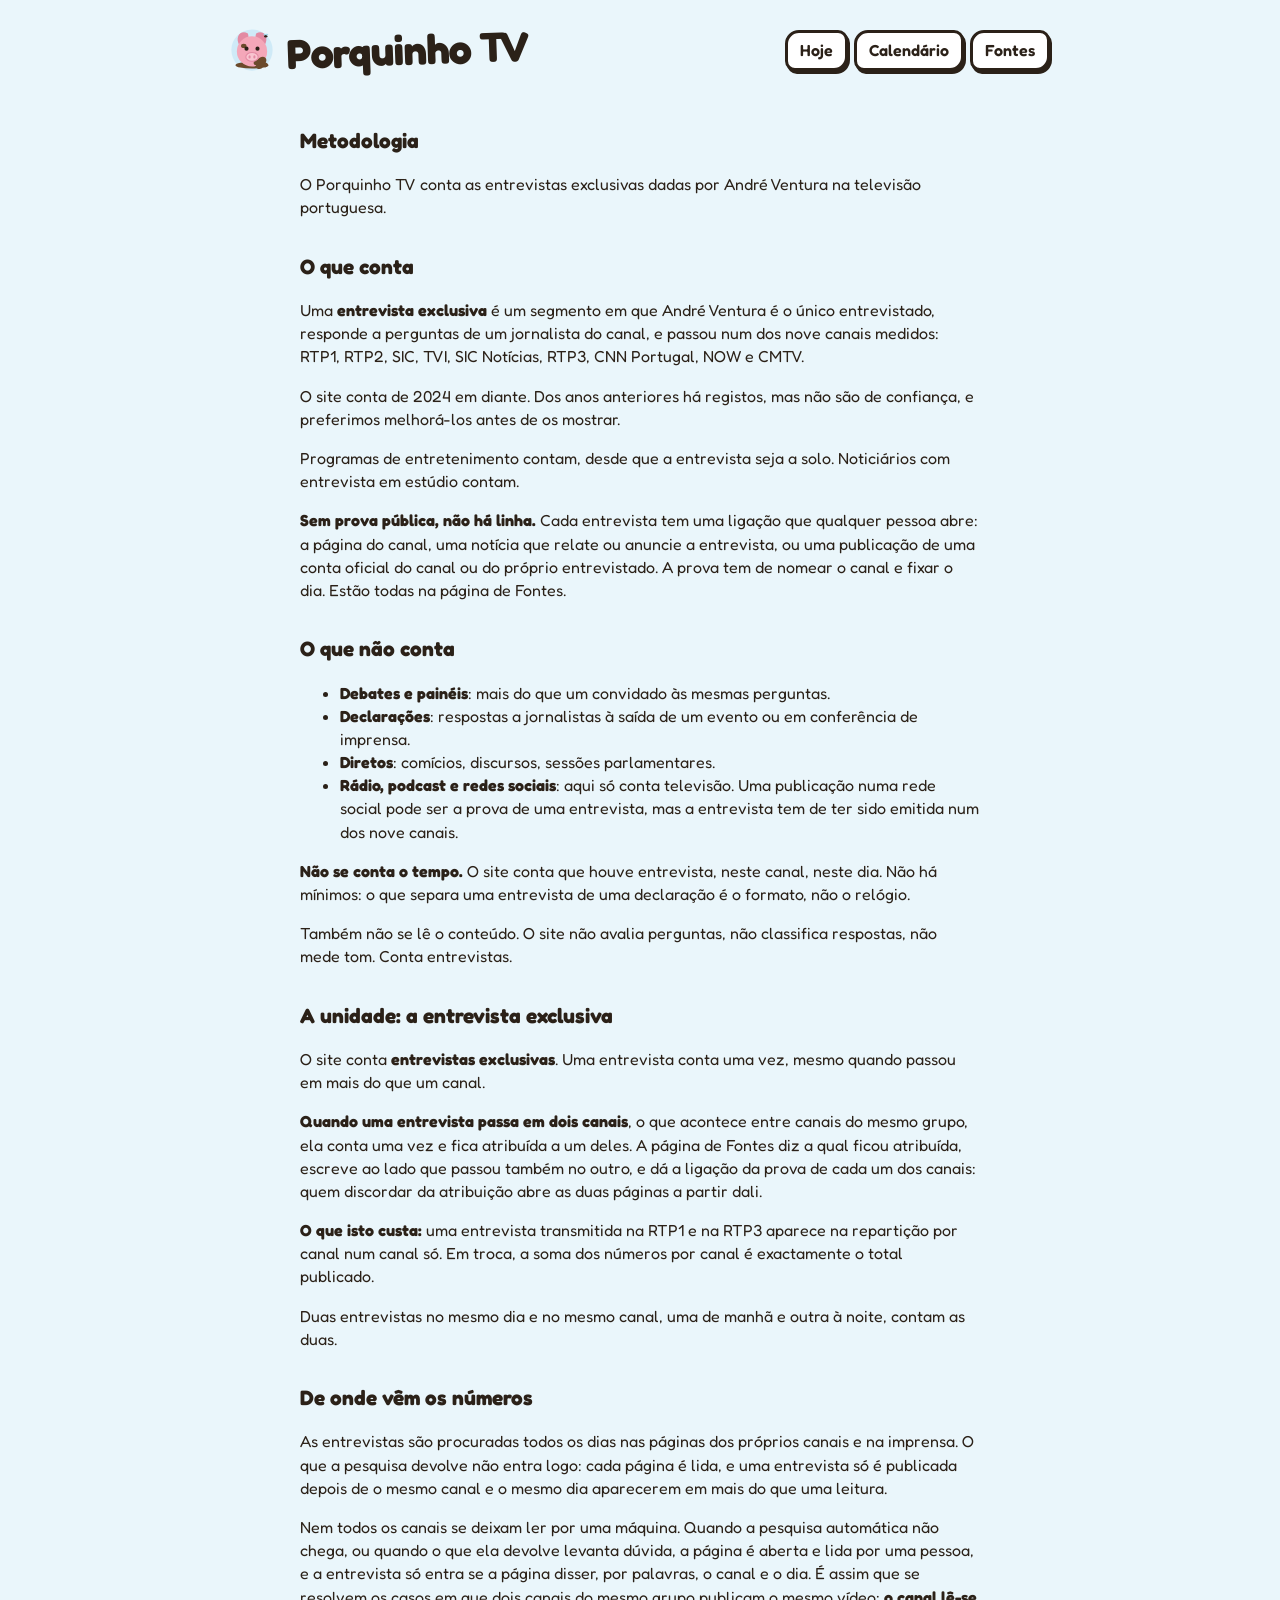
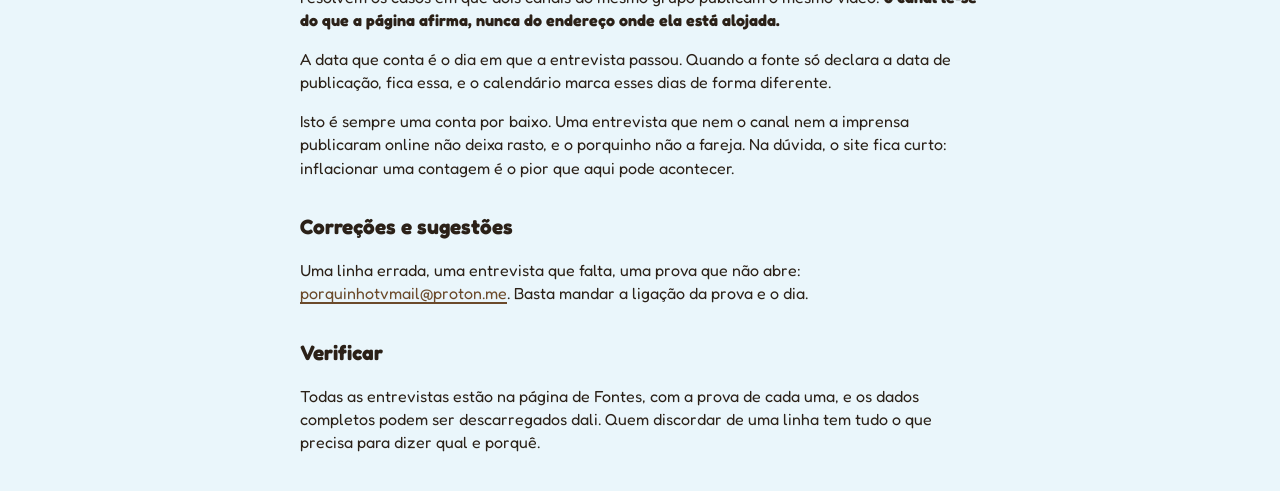
<file: docs/metodologia.html>
<!doctype html>
<html lang="pt-PT">
<head>
<meta charset="utf-8">
<meta name="viewport" content="width=device-width, initial-scale=1">
<!-- seo:head -->
<title>Metodologia da contagem | Porquinho TV</title>
<meta name="description" content="O que conta como entrevista exclusiva, que provas são aceites, o que fica de fora e porquê.">
<link rel="canonical" href="https://porquinhotv.github.io/metodologia.html">
<meta property="og:type" content="website">
<meta property="og:site_name" content="Porquinho TV">
<meta property="og:locale" content="pt_PT">
<meta property="og:title" content="Metodologia da contagem | Porquinho TV">
<meta property="og:description" content="O que conta como entrevista exclusiva, que provas são aceites, o que fica de fora e porquê.">
<meta property="og:url" content="https://porquinhotv.github.io/metodologia.html">
<meta property="og:image" content="https://porquinhotv.github.io/cartao.png">
<meta name="twitter:card" content="summary_large_image">
<meta name="twitter:title" content="Metodologia da contagem | Porquinho TV">
<meta name="twitter:description" content="O que conta como entrevista exclusiva, que provas são aceites, o que fica de fora e porquê.">
<meta name="twitter:image" content="https://porquinhotv.github.io/cartao.png">
<link rel="alternate" type="application/json" title="Dados em JSON" href="dados/entrevistas.json">
<script type="application/ld+json">{"@context":"https://schema.org","@graph":[{"@type":"WebPage","description":"O que conta como entrevista exclusiva, que provas são aceites, o que fica de fora e porquê.","inLanguage":"pt-PT","isPartOf":{"@type":"WebSite","name":"Porquinho TV","url":"https://porquinhotv.github.io/"},"name":"Metodologia da contagem | Porquinho TV","url":"https://porquinhotv.github.io/metodologia.html"}]}</script>
<!-- /seo:head -->
<meta name="robots" content="index, follow">
<link rel="icon" href="favicon.svg" type="image/svg+xml">
<link rel="stylesheet" href="estilo.css">
<script defer src="https://cloud.umami.is/script.js" data-website-id="f45a246b-61d5-4d3f-a74b-c66ec8e9364e"></script>
</head>
<body class="pagina-texto">
<header class="topo">
  <a class="marca" href="index.html" aria-label="Porquinho TV, início">
    <img src="favicon.svg" alt="" width="44" height="44">
    <h1>Porquinho TV</h1>
  </a>
  <nav class="menu" aria-label="Páginas">
    <a href="index.html">Hoje</a>
    <a href="calendario.html">Calendário</a>
    <a href="fontes.html">Fontes</a>
  </nav>
</header>
<main class="texto">
<h2>Metodologia</h2>
<p>O Porquinho TV conta as entrevistas exclusivas dadas por André Ventura na televisão portuguesa.</p>
<h2>O que conta</h2>
<p>Uma <strong>entrevista exclusiva</strong> é um segmento em que André Ventura é o único entrevistado, responde a perguntas de um jornalista do canal, e passou num dos nove canais medidos: RTP1, RTP2, SIC, TVI, SIC Notícias, RTP3, CNN Portugal, NOW e CMTV.</p>
<p>O site conta de 2024 em diante. Dos anos anteriores há registos, mas não são de confiança, e preferimos melhorá-los antes de os mostrar.</p>
<p>Programas de entretenimento contam, desde que a entrevista seja a solo. Noticiários com entrevista em estúdio contam.</p>
<p><strong>Sem prova pública, não há linha.</strong> Cada entrevista tem uma ligação que qualquer pessoa abre: a página do canal, uma notícia que relate ou anuncie a entrevista, ou uma publicação de uma conta oficial do canal ou do próprio entrevistado. A prova tem de nomear o canal e fixar o dia. Estão todas na página de Fontes.</p>
<h2>O que não conta</h2>
<ul>
<li><strong>Debates e painéis</strong>: mais do que um convidado às mesmas perguntas.</li>
<li><strong>Declarações</strong>: respostas a jornalistas à saída de um evento ou em conferência de imprensa.</li>
<li><strong>Diretos</strong>: comícios, discursos, sessões parlamentares.</li>
<li><strong>Rádio, podcast e redes sociais</strong>: aqui só conta televisão. Uma publicação numa rede social pode ser a prova de uma entrevista, mas a entrevista tem de ter sido emitida num dos nove canais.</li>
</ul>
<p><strong>Não se conta o tempo.</strong> O site conta que houve entrevista, neste canal, neste dia. Não há mínimos: o que separa uma entrevista de uma declaração é o formato, não o relógio.</p>
<p>Também não se lê o conteúdo. O site não avalia perguntas, não classifica respostas, não mede tom. Conta entrevistas.</p>
<h2>A unidade: a entrevista exclusiva</h2>
<p>O site conta <strong>entrevistas exclusivas</strong>. Uma entrevista conta uma vez, mesmo quando passou em mais do que um canal.</p>
<p><strong>Quando uma entrevista passa em dois canais</strong>, o que acontece entre canais do mesmo grupo, ela conta uma vez e fica atribuída a um deles. A página de Fontes diz a qual ficou atribuída, escreve ao lado que passou também no outro, e dá a ligação da prova de cada um dos canais: quem discordar da atribuição abre as duas páginas a partir dali.</p>
<p><strong>O que isto custa:</strong> uma entrevista transmitida na RTP1 e na RTP3 aparece na repartição por canal num canal só. Em troca, a soma dos números por canal é exactamente o total publicado.</p>
<p>Duas entrevistas no mesmo dia e no mesmo canal, uma de manhã e outra à noite, contam as duas.</p>
<h2>De onde vêm os números</h2>
<p>As entrevistas são procuradas todos os dias nas páginas dos próprios canais e na imprensa. O que a pesquisa devolve não entra logo: cada página é lida, e uma entrevista só é publicada depois de o mesmo canal e o mesmo dia aparecerem em mais do que uma leitura.</p>
<p>Nem todos os canais se deixam ler por uma máquina. Quando a pesquisa automática não chega, ou quando o que ela devolve levanta dúvida, a página é aberta e lida por uma pessoa, e a entrevista só entra se a página disser, por palavras, o canal e o dia. É assim que se resolvem os casos em que dois canais do mesmo grupo publicam o mesmo vídeo: <strong>o canal lê-se do que a página afirma, nunca do endereço onde ela está alojada.</strong></p>
<p>A data que conta é o dia em que a entrevista passou. Quando a fonte só declara a data de publicação, fica essa, e o calendário marca esses dias de forma diferente.</p>
<p>Isto é sempre uma conta por baixo. Uma entrevista que nem o canal nem a imprensa publicaram online não deixa rasto, e o porquinho não a fareja. Na dúvida, o site fica curto: inflacionar uma contagem é o pior que aqui pode acontecer.</p>
<h2>Correções e sugestões</h2>
<p>Uma linha errada, uma entrevista que falta, uma prova que não abre: <a href="mailto:porquinhotvmail@proton.me?subject=Porquinho%20TV">porquinhotvmail@proton.me</a>. Basta mandar a ligação da prova e o dia.</p>
<h2>Verificar</h2>
<p>Todas as entrevistas estão na página de Fontes, com a prova de cada uma, e os dados completos podem ser descarregados dali. Quem discordar de uma linha tem tudo o que precisa para dizer qual e porquê.</p>
</main>
</body>
</html>
</file>
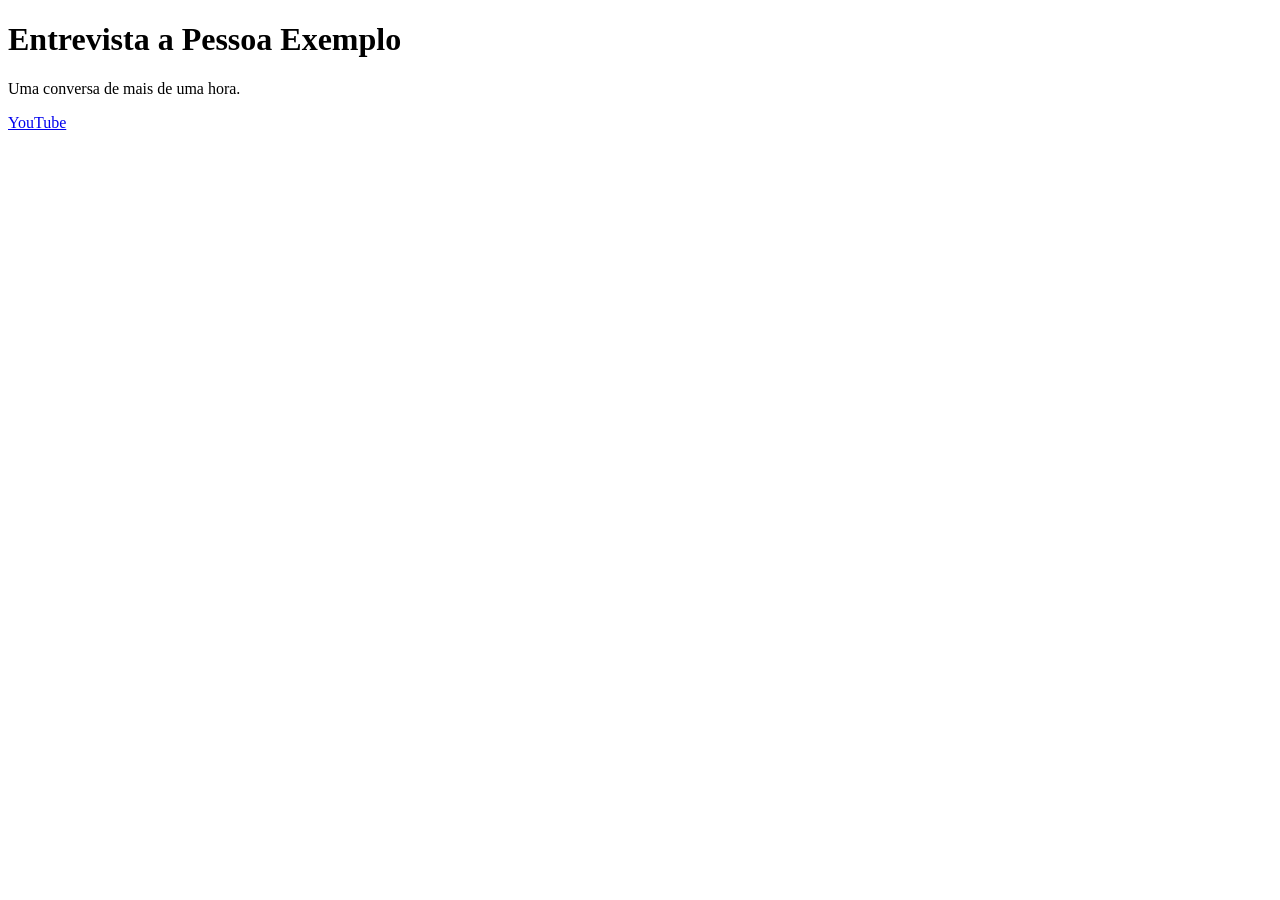
<file: tests/fixtures/pagina_canal_exemplo.html>
<!doctype html>
<html lang="pt">
<head>
<title>Entrevista a Pessoa Exemplo | Canal Exemplo</title>
<meta name="description" content="A grande entrevista da semana, em exclusivo.">
<meta name="keywords" content="entrevista, exclusivo, política">
<meta property="og:title" content="Entrevista a Pessoa Exemplo">
<link rel="alternate" type="application/rss+xml" href="https://exemplo.pt/rss">
<script type="application/ld+json">
{"@context":"https://schema.org","@type":"VideoObject","name":"Entrevista a Pessoa Exemplo",
 "duration":"PT1H12M30S","keywords":["entrevista","exclusivo"]}
</script>
<script type="application/ld+json">
{"@graph":[{"@type":"NewsArticle","headline":"Outra peça","articleSection":"Política"}]}
</script>
<script>var estado = {"tudo": "carregado por js"};</script>
</head>
<body>
<h1>Entrevista a Pessoa Exemplo</h1>
<p>Uma conversa de mais de uma hora.</p>
<a href="https://www.youtube.com/channel/UCabcdefghijklmnopqrstuv">YouTube</a>
</body>
</html>
</file>
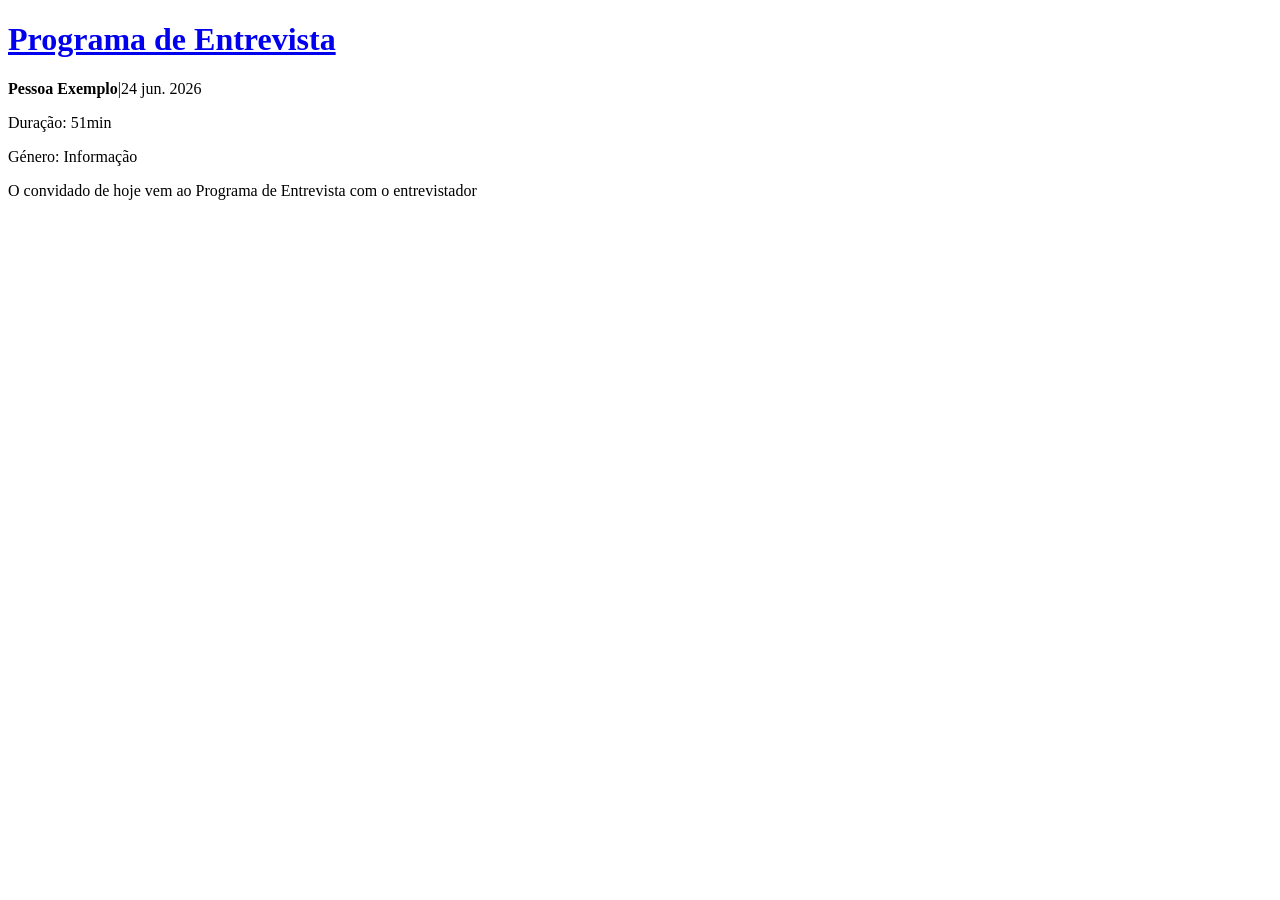
<file: tests/fixtures/pagina_episodio_audio.html>
<!doctype html>
<!--
  Pagina de episodio de um leitor de um canal, com os metadados
  reproduzidos de uma pagina real lida a 2026-09-10. O que importa aqui,
  e que motivou a fixture: nao ha schema.org nenhum, nao ha campo de
  data, e o dia so aparece na lista de etiquetas, escrito por extenso
  abreviado. A duracao esta no corpo, ao lado do leitor.
-->
<html lang="pt">
<head>
<meta charset="utf-8">
<title>Programa de Entrevista de 24 jun 2026 - Leitor</title>
<meta name="description" content="Pessoa Exemplo - O convidado de hoje vem ao Programa de Entrevista com o entrevistador">
<meta name="keywords" content="Programa de Entrevista, Canal Exemplo, Informação, 24 jun 2026, audio, Leitor, Programas">
<meta property="og:title" content="Programa de Entrevista">
<meta property="og:type" content="article">
<meta property="og:site_name" content="Leitor">
</head>
<body>
<h1><a href="/play/p10324/programa-de-entrevista">Programa de Entrevista</a></h1>
<p><strong>Pessoa Exemplo</strong>|24 jun. 2026</p>
<p>Duração: 51min</p>
<p>Género: Informação</p>
<p>O convidado de hoje vem ao Programa de Entrevista com o entrevistador</p>
</body>
</html>
</file>
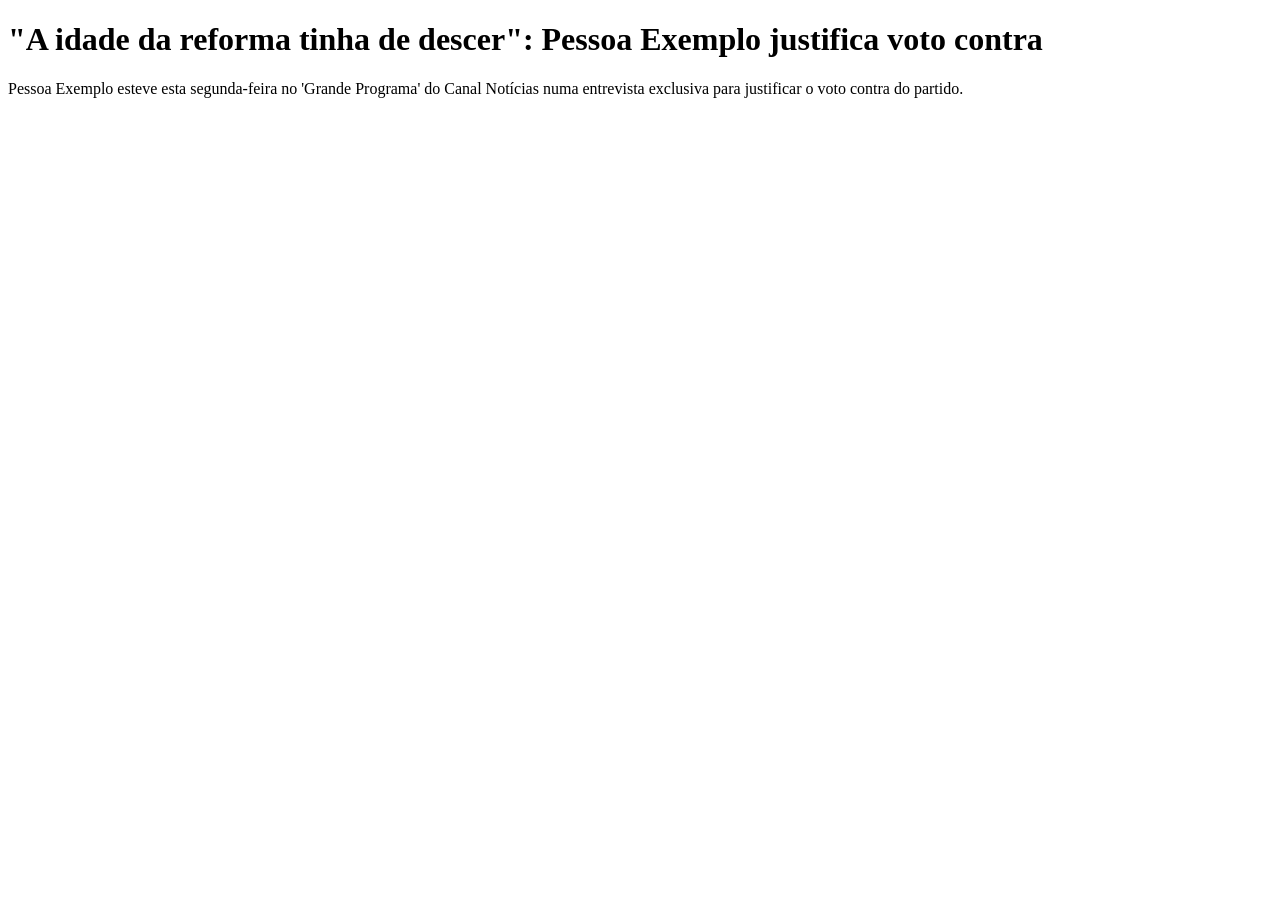
<file: tests/fixtures/peca_imprensa_exemplo.html>
<!doctype html>
<html lang="pt-PT">
<head>
<meta charset="utf-8">
<title>"A idade da reforma tinha de descer": Pessoa Exemplo justifica voto contra - Política - Jornal Exemplo</title>
<meta property="og:title" content="&quot;A idade da reforma tinha de descer&quot;: Pessoa Exemplo justifica voto contra">
<meta property="og:description" content="Pessoa Exemplo esteve esta segunda-feira no 'Grande Programa' do Canal Notícias numa entrevista exclusiva para justificar o voto contra do partido.">
<meta property="article:published_time" content="2026-06-23T09:12:00+01:00">
<meta property="og:type" content="article">
</head>
<body>
<h1>"A idade da reforma tinha de descer": Pessoa Exemplo justifica voto contra</h1>
<p>Pessoa Exemplo esteve esta segunda-feira no 'Grande Programa' do Canal Notícias numa entrevista exclusiva para justificar o voto contra do partido.</p>
</body>
</html>
</file>
<file: docs/estilo.css>
/* Porquinho TV. Um livro infantil a fazer de painel de estatistica.
   Zero pedidos a terceiros: a fonte e servida daqui (docs/tipos, licenca
   OFL ao lado), o resto e do sistema. */

@font-face {
  font-family: "Fredoka";
  src: url("tipos/fredoka-var.woff2") format("woff2");
  font-weight: 300 700;
  font-stretch: 75% 125%;
  font-display: swap;
}

:root {
  --rosa: #F4A7B9;
  --rosa-escuro: #E38AA3;
  --focinho: #F9C4D0;
  --lama: #6B4A2B;
  --lama-clara: #9C6B3F;
  --ceu: #CFEAF7;
  --ceu-claro: #EAF6FB;
  --erva: #7CB85C;
  --erva-escura: #5E9A45;
  --tinta: #2B2118;
  --tinta-suave: #6B5E52;
  --branco: #FFFFFF;
  --papel: #FFFDF7;
  --linha: #E3D9C6;

  /* Uma cor fixa por canal, pelo id da configuracao. Paleta escolhida
     para se distinguir sem depender de vermelho contra verde. */
  --canal-rtp1: #CC3311;
  --canal-rtp2: #009988;
  --canal-sic: #EE7733;
  --canal-tvi: #7B3FA0;
  --canal-sic-noticias: #0077BB;
  --canal-rtp3: #33BBEE;
  --canal-cnn-portugal: #EE3377;
  --canal-now: #997700;
  --canal-cmtv: #555555;
  --canal-outro: #BBBBBB;

  --fonte: "Fredoka", ui-rounded, "Trebuchet MS", Verdana, system-ui, sans-serif;
  --fly-speed: 4s;
}

* { box-sizing: border-box; }

html { background: var(--ceu-claro); }

body {
  margin: 0;
  font-family: var(--fonte);
  font-weight: 400;
  color: var(--tinta);
  line-height: 1.45;
  background: linear-gradient(var(--ceu) 0, var(--ceu) 380px, var(--ceu-claro) 560px);
  min-height: 100vh;
}

a { color: var(--lama); text-decoration-thickness: 2px; text-underline-offset: 3px; }
a:hover { color: var(--tinta); }

.topo, .palco, main, .rodape { max-width: 860px; margin: 0 auto; padding: 0 20px; }

/* ---- topo ---------------------------------------------------------- */

.topo {
  display: flex;
  align-items: center;
  justify-content: space-between;
  gap: 16px;
  padding-top: 20px;
  padding-bottom: 10px;
  flex-wrap: wrap;
}

.marca { display: flex; align-items: center; gap: 12px; text-decoration: none; color: var(--tinta); }
.marca svg { width: 44px; height: 44px; }
.marca h1, .topo h1 {
  margin: 0;
  font-size: clamp(1.8rem, 5vw, 2.6rem);
  font-weight: 700;
  letter-spacing: -0.02em;
  transform: rotate(-2deg);
  display: inline-block;
}

.menu { display: flex; gap: 6px; flex-wrap: wrap; }
.menu a {
  background: var(--branco);
  border: 3px solid var(--tinta);
  border-radius: 14px 10px 14px 10px;
  padding: 6px 12px;
  text-decoration: none;
  color: var(--tinta);
  font-weight: 600;
  box-shadow: 2px 3px 0 var(--tinta);
}
.menu a[aria-current="page"] { background: var(--rosa); }


/* ---- palco do porquinho -------------------------------------------- */

.palco { padding-top: 6px; }

.chiqueiro {
  position: relative;
  background: linear-gradient(transparent 0, transparent 72%, var(--erva) 72%, var(--erva) 100%);
  border-radius: 28px 34px 30px 26px;
  padding: 8px 8px 0;
  overflow: hidden;
}
.chiqueiro::after {
  content: "";
  position: absolute; left: 0; right: 0; bottom: 0; height: 10px;
  background: var(--erva-escura);
}
svg.porco { display: block; width: 100%; max-width: 560px; margin: 0 auto; height: auto; cursor: pointer; user-select: none; }
svg.porco:focus-visible { outline: 4px solid var(--lama); outline-offset: 4px; border-radius: 20px; }

.estado {
  background: var(--branco);
  border: 3px solid var(--tinta);
  border-radius: 22px 18px 24px 20px;
  padding: 18px 22px;
  margin-top: -18px;
  position: relative;
  box-shadow: 4px 5px 0 var(--tinta);
}
.estado .dias { margin: 0 0 6px; font-size: clamp(1.5rem, 4.6vw, 2.2rem); line-height: 1.15; font-weight: 600; }
.estado .dias b { color: var(--lama); font-weight: 700; }
.estado .frase { margin: 0; font-size: 1.05rem; }

/* ---- conteudo ------------------------------------------------------ */

main { padding-top: 26px; padding-bottom: 20px; }

section { margin: 0 0 30px; }
section h2 { margin: 0 0 6px; font-size: 1.35rem; font-weight: 700; letter-spacing: -0.01em; }
.legenda-secao { margin: 0 0 12px; color: var(--tinta-suave); font-size: 0.98rem; }

.seletor { display: flex; gap: 8px; flex-wrap: wrap; margin: 0 0 16px; }
.seletor button {
  font: inherit; font-weight: 600;
  background: var(--branco);
  border: 3px solid var(--tinta);
  border-radius: 999px;
  padding: 6px 14px;
  cursor: pointer;
  color: var(--tinta);
}
.seletor button[aria-selected="true"] { background: var(--rosa); box-shadow: 2px 3px 0 var(--tinta); }
.seletor button:focus-visible { outline: 3px solid var(--lama); outline-offset: 2px; }

.cartao {
  background: var(--papel);
  border: 3px solid var(--tinta);
  border-radius: 20px 24px 18px 22px;
  padding: 18px 22px;
  box-shadow: 4px 5px 0 var(--tinta);
}

.numero-grande { margin: 0; font-size: clamp(2rem, 7vw, 3.4rem); font-weight: 700; line-height: 1.05; color: var(--lama); }
.numero-grande small { display: block; font-size: 0.42em; color: var(--tinta); font-weight: 600; margin-top: 4px; }
.comparacao { margin: 12px 0 0; font-size: 1.08rem; }

/* barra empilhada das quotas */
.empilhada { display: flex; height: 26px; border: 3px solid var(--tinta); border-radius: 999px; overflow: hidden; background: var(--branco); margin: 6px 0 12px; }
.empilhada span { display: block; height: 100%; min-width: 2px; }

.canais { list-style: none; margin: 0; padding: 0; display: grid; gap: 8px; }
.canais li { display: grid; grid-template-columns: 14px 120px 1fr auto; gap: 10px; align-items: center; }
.canais .ponto { width: 14px; height: 14px; border-radius: 50%; border: 2px solid var(--tinta); }
.canais .nome { font-weight: 600; }
.canais .pista { height: 14px; background: var(--branco); border: 2px solid var(--tinta); border-radius: 999px; overflow: hidden; }
.canais .pista span { display: block; height: 100%; }
.canais .valor { font-size: 0.92rem; color: var(--tinta-suave); white-space: nowrap; }
.canais .zero .valor { font-style: italic; }
@media (max-width: 560px) {
  .canais li { grid-template-columns: 14px 1fr auto; }
  .canais .pista { grid-column: 1 / -1; }
}

/* grafico de evolucao */
.grafico { width: 100%; height: auto; display: block; }
.grafico .barra { fill: var(--lama-clara); transition: fill 0.15s; }
.grafico g.coluna:hover .barra, .grafico g.coluna:focus .barra, .grafico g.coluna.ativa .barra { fill: var(--lama); }
.grafico g.coluna { cursor: pointer; outline: none; }
.grafico .eixo { fill: var(--tinta-suave); font-size: 12px; font-family: var(--fonte); }
.grafico .base { stroke: var(--tinta); stroke-width: 2; }
.leitura { margin: 0 0 8px; min-height: 1.4em; font-weight: 600; }

.recordes { display: grid; grid-template-columns: repeat(auto-fit, minmax(220px, 1fr)); gap: 14px; }
.recordes .cartao { padding: 14px 18px; }
.recordes h3 { margin: 0 0 4px; font-size: 1rem; color: var(--tinta-suave); font-weight: 600; }
.recordes p { margin: 0; font-size: 1.6rem; font-weight: 700; color: var(--lama); line-height: 1.1; }
.recordes small { display: block; font-size: 0.9rem; color: var(--tinta-suave); font-weight: 400; margin-top: 4px; }

.vazio { text-align: center; padding: 30px 20px; }
.vazio h2 { margin: 0 0 8px; }

/* ---- rodape -------------------------------------------------------- */

.rodape { padding-top: 10px; padding-bottom: 40px; display: grid; grid-template-columns: repeat(auto-fit, minmax(240px, 1fr)); gap: 24px; color: var(--tinta-suave); font-size: 0.95rem; }
.rodape h2 { font-size: 1.05rem; margin: 0 0 6px; color: var(--tinta); }
.rodape p { margin: 0 0 6px; }

/* ---- calendario ---------------------------------------------------- */

.cal-holder { overflow-x: auto; padding-bottom: 6px; }
.cal { display: block; }
.cal-eixo { fill: var(--tinta-suave); font-size: 10px; font-family: var(--fonte); }
.cal-vazio { fill: var(--branco); stroke: var(--linha); stroke-width: 1; }
.cal-dia { cursor: pointer; outline: none; }
.cal-dia.ativa rect, .cal-dia:focus rect, .cal-dia:hover rect { stroke: var(--tinta); stroke-width: 2; }
.cal-nao-declarada { stroke-width: 2.5; }

/* ---- pagina de texto e fontes -------------------------------------- */

.pagina-texto body, .pagina-texto { background: var(--ceu-claro); }
.texto { max-width: 720px; }
.texto h2 { margin-top: 2rem; font-size: 1.3rem; }
.texto h2:first-child { margin-top: 0.6rem; }
.texto h3 { margin-top: 1.4rem; font-size: 1.05rem; }
.texto p, .texto li { color: var(--tinta); }
.texto code { background: var(--branco); padding: 0.1em 0.35em; border-radius: 6px; font-size: 0.92em; }
.texto pre { background: var(--branco); border: 2px solid var(--linha); border-radius: 12px; padding: 12px 14px; overflow-x: auto; font-size: 0.9rem; }
.texto table, .tabela { width: 100%; border-collapse: collapse; margin: 12px 0; background: var(--papel); border: 3px solid var(--tinta); border-radius: 14px; }
.texto th, .texto td, .tabela th, .tabela td { text-align: left; padding: 8px 10px; border-bottom: 2px solid var(--linha); vertical-align: top; font-size: 0.95rem; }
.texto th, .tabela th { font-weight: 700; }
.tabela .parcial { color: var(--tinta-suave); font-size: 0.85rem; }
.tabela .canal { font-weight: 600; white-space: nowrap; }
.tabela .canal::before { content: ""; display: inline-block; width: 10px; height: 10px; border-radius: 50%; margin-right: 6px; background: var(--cor, var(--canal-outro)); border: 1.5px solid var(--tinta); vertical-align: middle; }

/* ---- porquinho: partes e humores ---------------------------------- */

.porco .corpo-todo { transform-box: fill-box; transform-origin: 50% 100%; }
.porco .orelha-esq, .porco .orelha-dir { transform-box: fill-box; transition: transform 0.6s ease; }
.porco .orelha-esq { transform-origin: 100% 100%; }
.porco .orelha-dir { transform-origin: 0% 100%; }
.porco .rabo { transform-box: fill-box; transform-origin: 0% 50%; }
.porco .fly-orbit { transform-origin: 160px 118px; animation: orbit var(--fly-speed) linear infinite; }
.porco .fly-orbit:nth-child(2) { animation-duration: calc(var(--fly-speed) * 1.35); animation-direction: reverse; }
.porco .fly-orbit:nth-child(3) { animation-duration: calc(var(--fly-speed) * 0.8); }
.porco .fly { transform-box: fill-box; transform-origin: center; animation: zumbido 0.18s ease-in-out infinite alternate; }
.porco .asa { transform-box: fill-box; transform-origin: 50% 100%; animation: asas 0.08s linear infinite alternate; }

.porco .lagrima, .porco .nuvem, .porco .zzz, .porco .olho-fechado,
.porco .boca-sorriso, .porco .boca-grande, .porco .boca-neutra, .porco .boca-triste { display: none; }

.porco[data-mood="euforico"] .corpo-todo { animation: salto 0.55s ease-in-out infinite; }
.porco[data-mood="euforico"] .rabo { animation: abanar 0.25s ease-in-out infinite alternate; }
.porco[data-mood="euforico"] .boca-grande { display: block; }
.porco[data-mood="euforico"] { --fly-speed: 1.6s; }

.porco[data-mood="contente"] .corpo-todo { animation: balanco 2.4s ease-in-out infinite; }
.porco[data-mood="contente"] .rabo { animation: abanar 0.9s ease-in-out infinite alternate; }
.porco[data-mood="contente"] .boca-sorriso { display: block; }
.porco[data-mood="contente"] { --fly-speed: 3.2s; }

.porco[data-mood="triste"] .corpo-todo { animation: balanco 4.5s ease-in-out infinite; }
.porco[data-mood="triste"] .orelha-esq { transform: rotate(-38deg); }
.porco[data-mood="triste"] .orelha-dir { transform: rotate(38deg); }
.porco[data-mood="triste"] .boca-triste { display: block; }
.porco[data-mood="triste"] .lagrima { display: block; animation: cair 2.2s ease-in infinite; }
.porco[data-mood="triste"] { --fly-speed: 6s; }

.porco[data-mood="deprimido"] .corpo-todo { transform: translateY(6px) rotate(-3deg); }
.porco[data-mood="deprimido"] .orelha-esq { transform: rotate(-52deg); }
.porco[data-mood="deprimido"] .orelha-dir { transform: rotate(52deg); }
.porco[data-mood="deprimido"] .boca-triste { display: block; }
.porco[data-mood="deprimido"] .nuvem { display: block; }
.porco[data-mood="deprimido"] .gota { animation: chuva 1.1s linear infinite; }
.porco[data-mood="deprimido"] .gota:nth-child(2) { animation-delay: 0.35s; }
.porco[data-mood="deprimido"] .gota:nth-child(3) { animation-delay: 0.7s; }
.porco[data-mood="deprimido"] { --fly-speed: 9s; }

.porco[data-mood="hibernacao"] .corpo-todo { animation: respirar 3.6s ease-in-out infinite; }
.porco[data-mood="hibernacao"] .olho-aberto { display: none; }
.porco[data-mood="hibernacao"] .olho-fechado { display: block; }
.porco[data-mood="hibernacao"] .boca-neutra { display: block; }
.porco[data-mood="hibernacao"] .zzz { display: block; animation: flutuar 3s ease-out infinite; }
.porco[data-mood="hibernacao"] .fly-orbit { animation-play-state: paused; }

.porco[data-mood="sem-dados"] .boca-neutra { display: block; }
.porco[data-mood="sem-dados"] .fly-orbit { animation-play-state: paused; }

.porco.espantado .fly-orbit { animation: fugir 1.1s ease-out forwards; }

@keyframes orbit { to { transform: rotate(360deg); } }
@keyframes zumbido { from { transform: translateY(-1.5px); } to { transform: translateY(1.5px); } }
@keyframes asas { from { transform: scaleY(1); } to { transform: scaleY(0.35); } }
@keyframes salto {
  0%, 100% { transform: translateY(0) scale(1, 1); }
  30% { transform: translateY(-16px) scale(0.98, 1.04) rotate(-3deg); }
  60% { transform: translateY(-4px) scale(1.02, 0.98) rotate(2deg); }
}
@keyframes balanco { 0%, 100% { transform: rotate(-1.5deg); } 50% { transform: rotate(1.5deg); } }
@keyframes abanar { from { transform: rotate(-25deg); } to { transform: rotate(25deg); } }
@keyframes cair { 0% { transform: translateY(0); opacity: 0; } 15% { opacity: 1; } 100% { transform: translateY(26px); opacity: 0; } }
@keyframes chuva { 0% { transform: translateY(0); opacity: 0; } 20% { opacity: 1; } 100% { transform: translateY(22px); opacity: 0; } }
@keyframes respirar { 0%, 100% { transform: scale(1, 1); } 50% { transform: scale(1.02, 1.03); } }
@keyframes flutuar { 0% { transform: translate(0, 0); opacity: 0; } 30% { opacity: 1; } 100% { transform: translate(14px, -22px); opacity: 0; } }
@keyframes fugir { to { transform: translateY(-130px) rotate(200deg); opacity: 0; } }

@media (prefers-reduced-motion: reduce) {
  .porco *, .porco .fly-orbit, .porco .fly, .porco .asa { animation: none !important; }
  .porco .lagrima, .porco .zzz { opacity: 1; }
}
</file>
